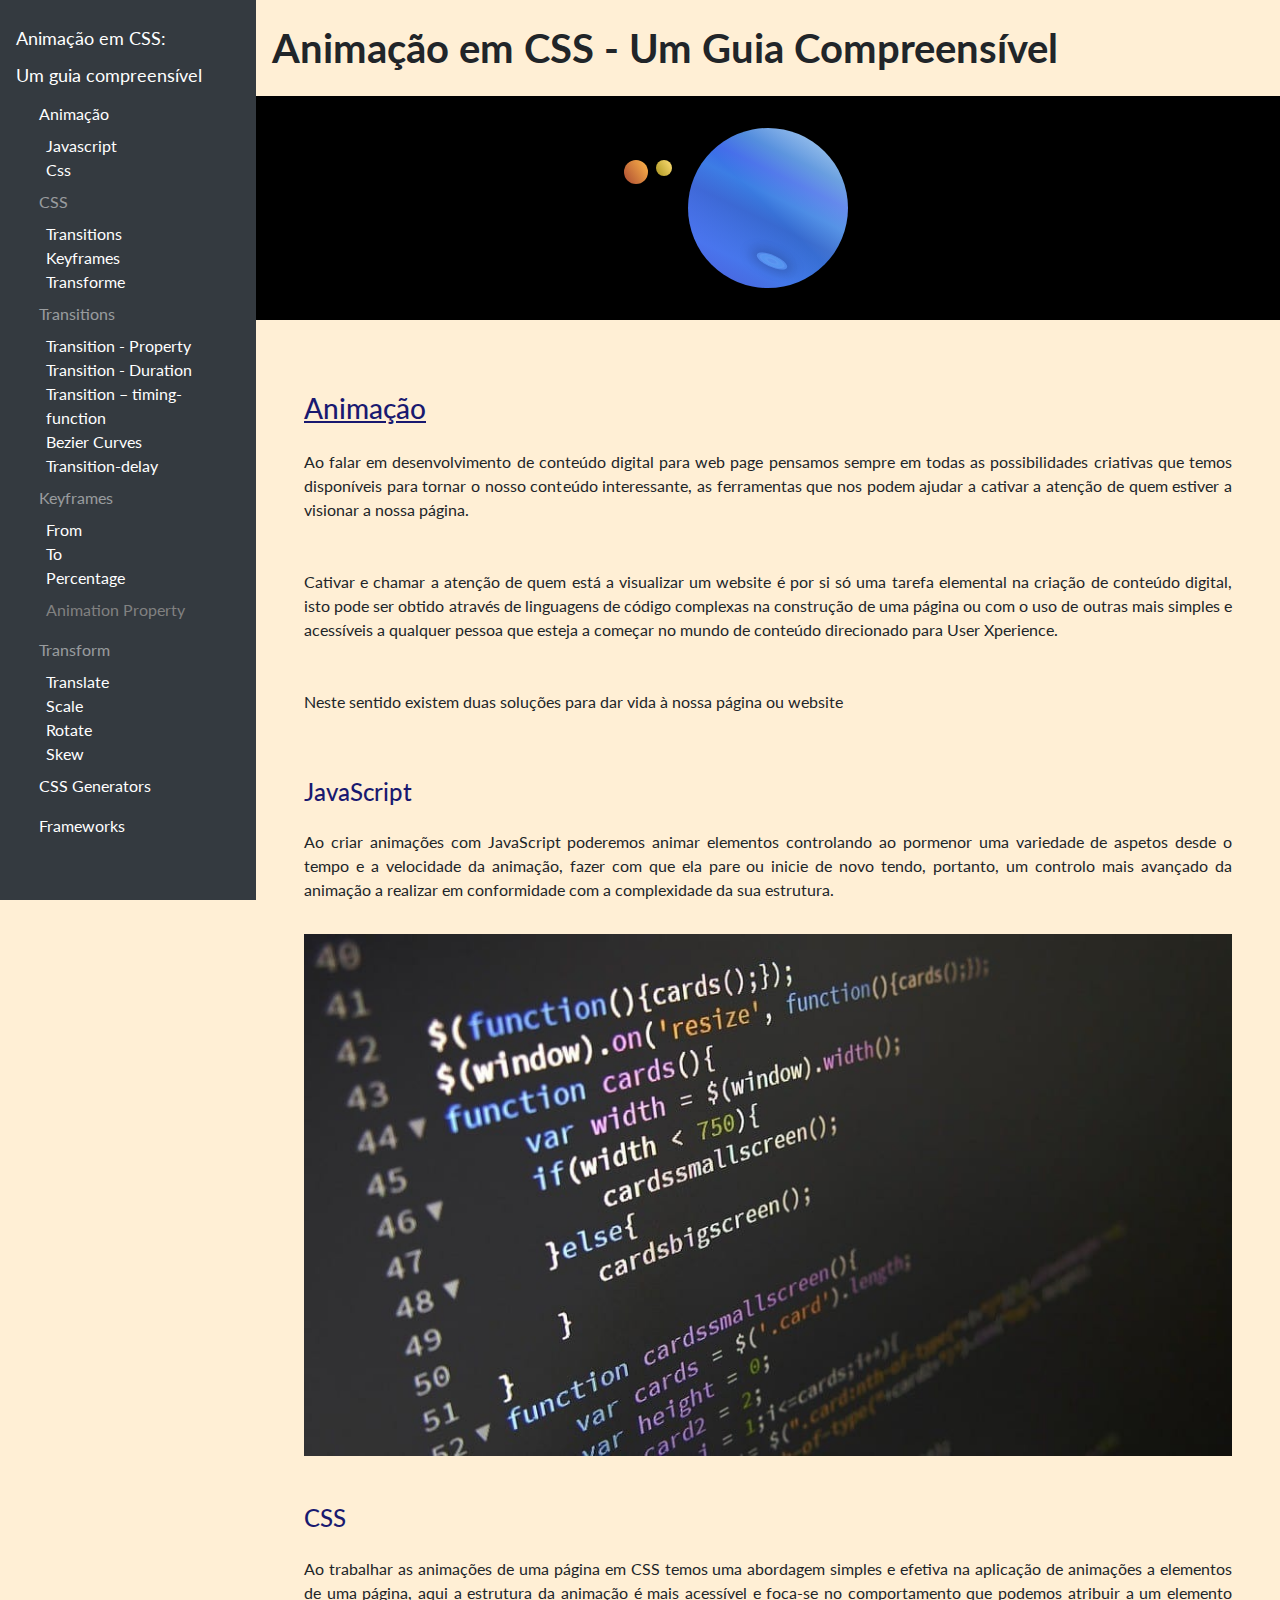
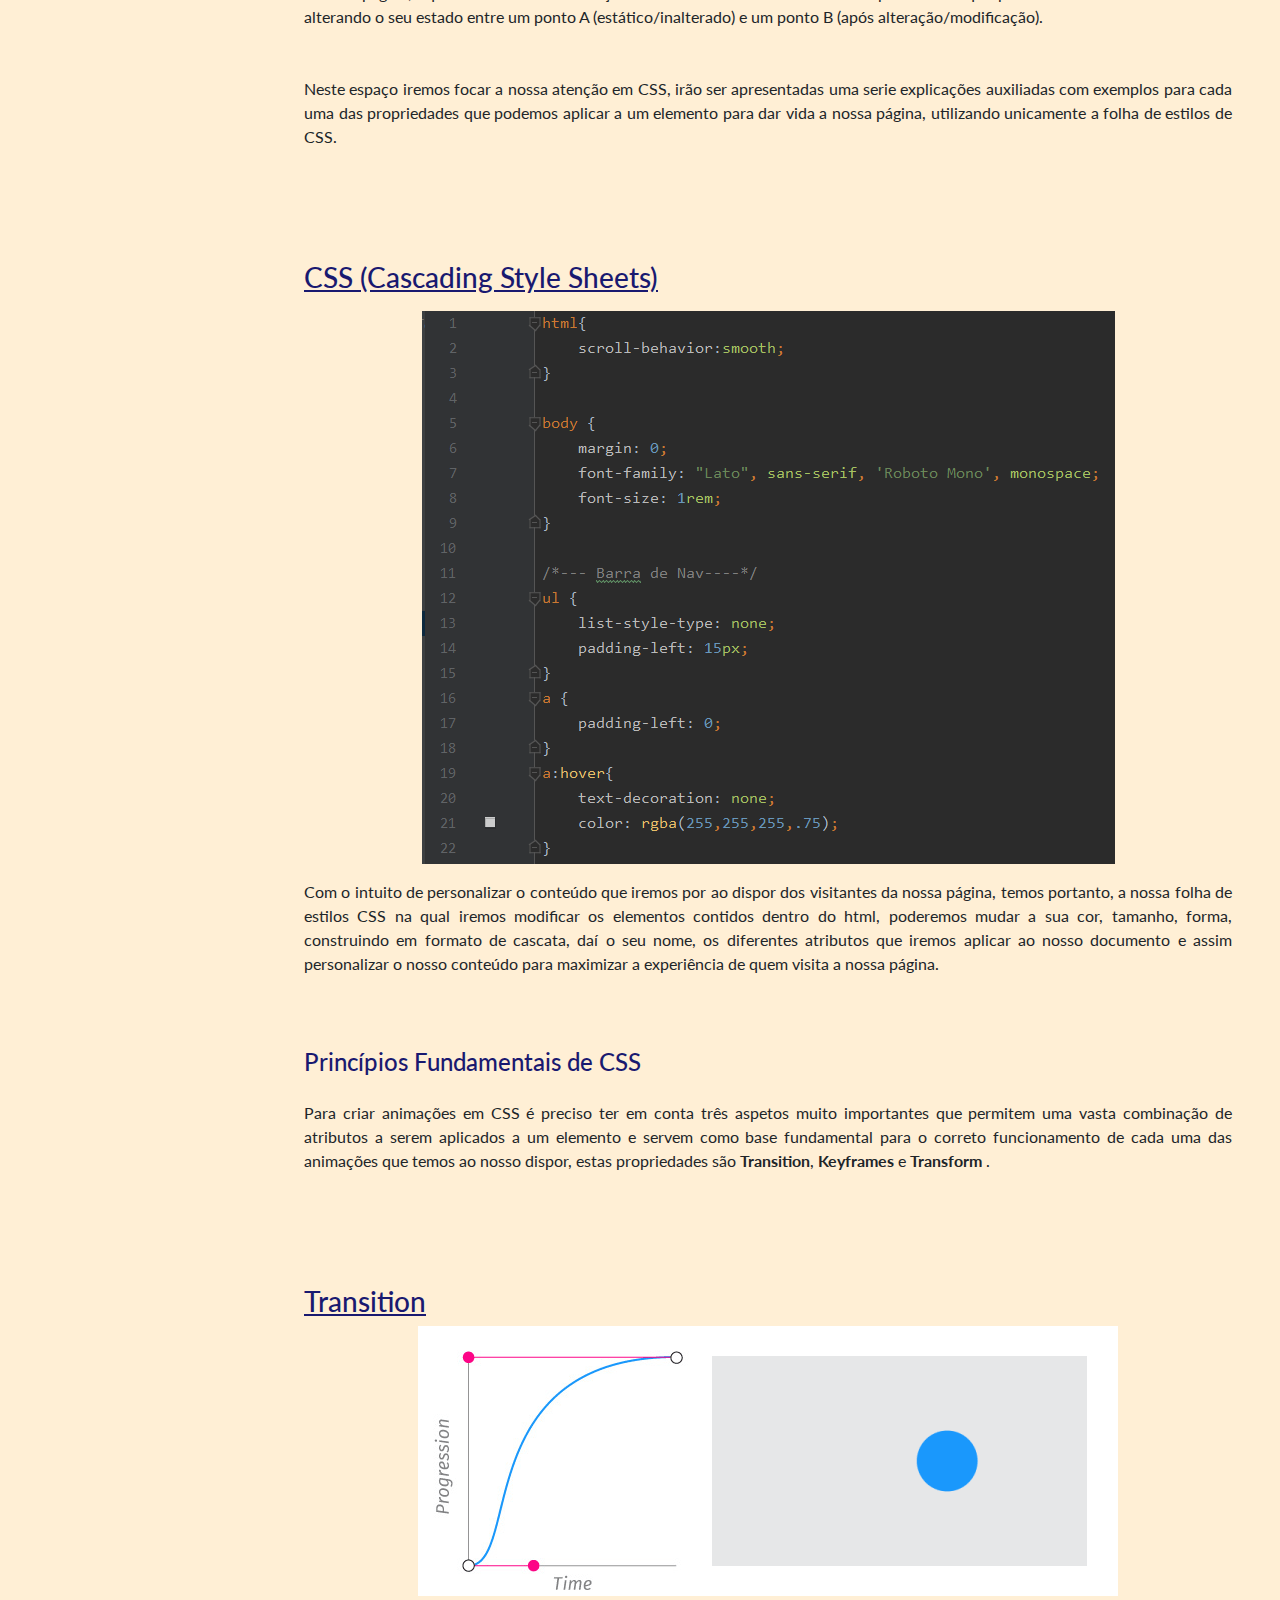
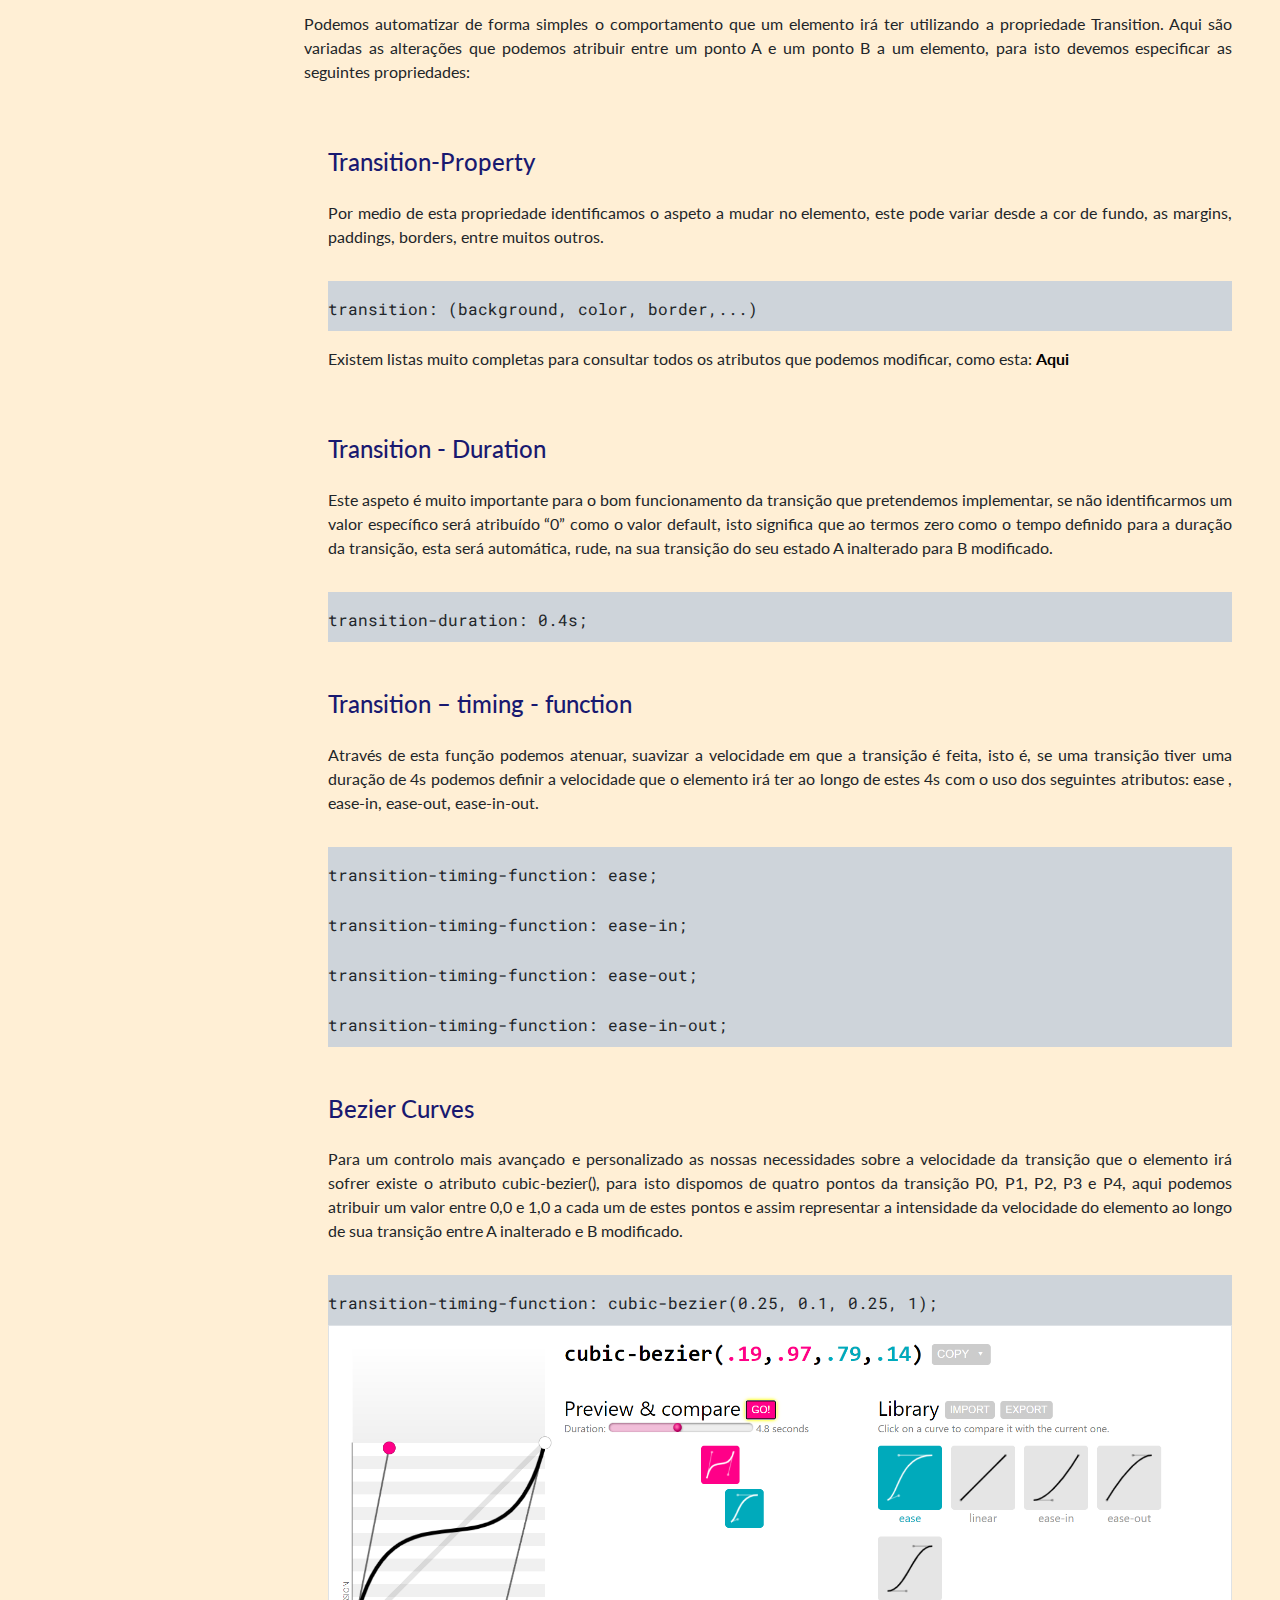
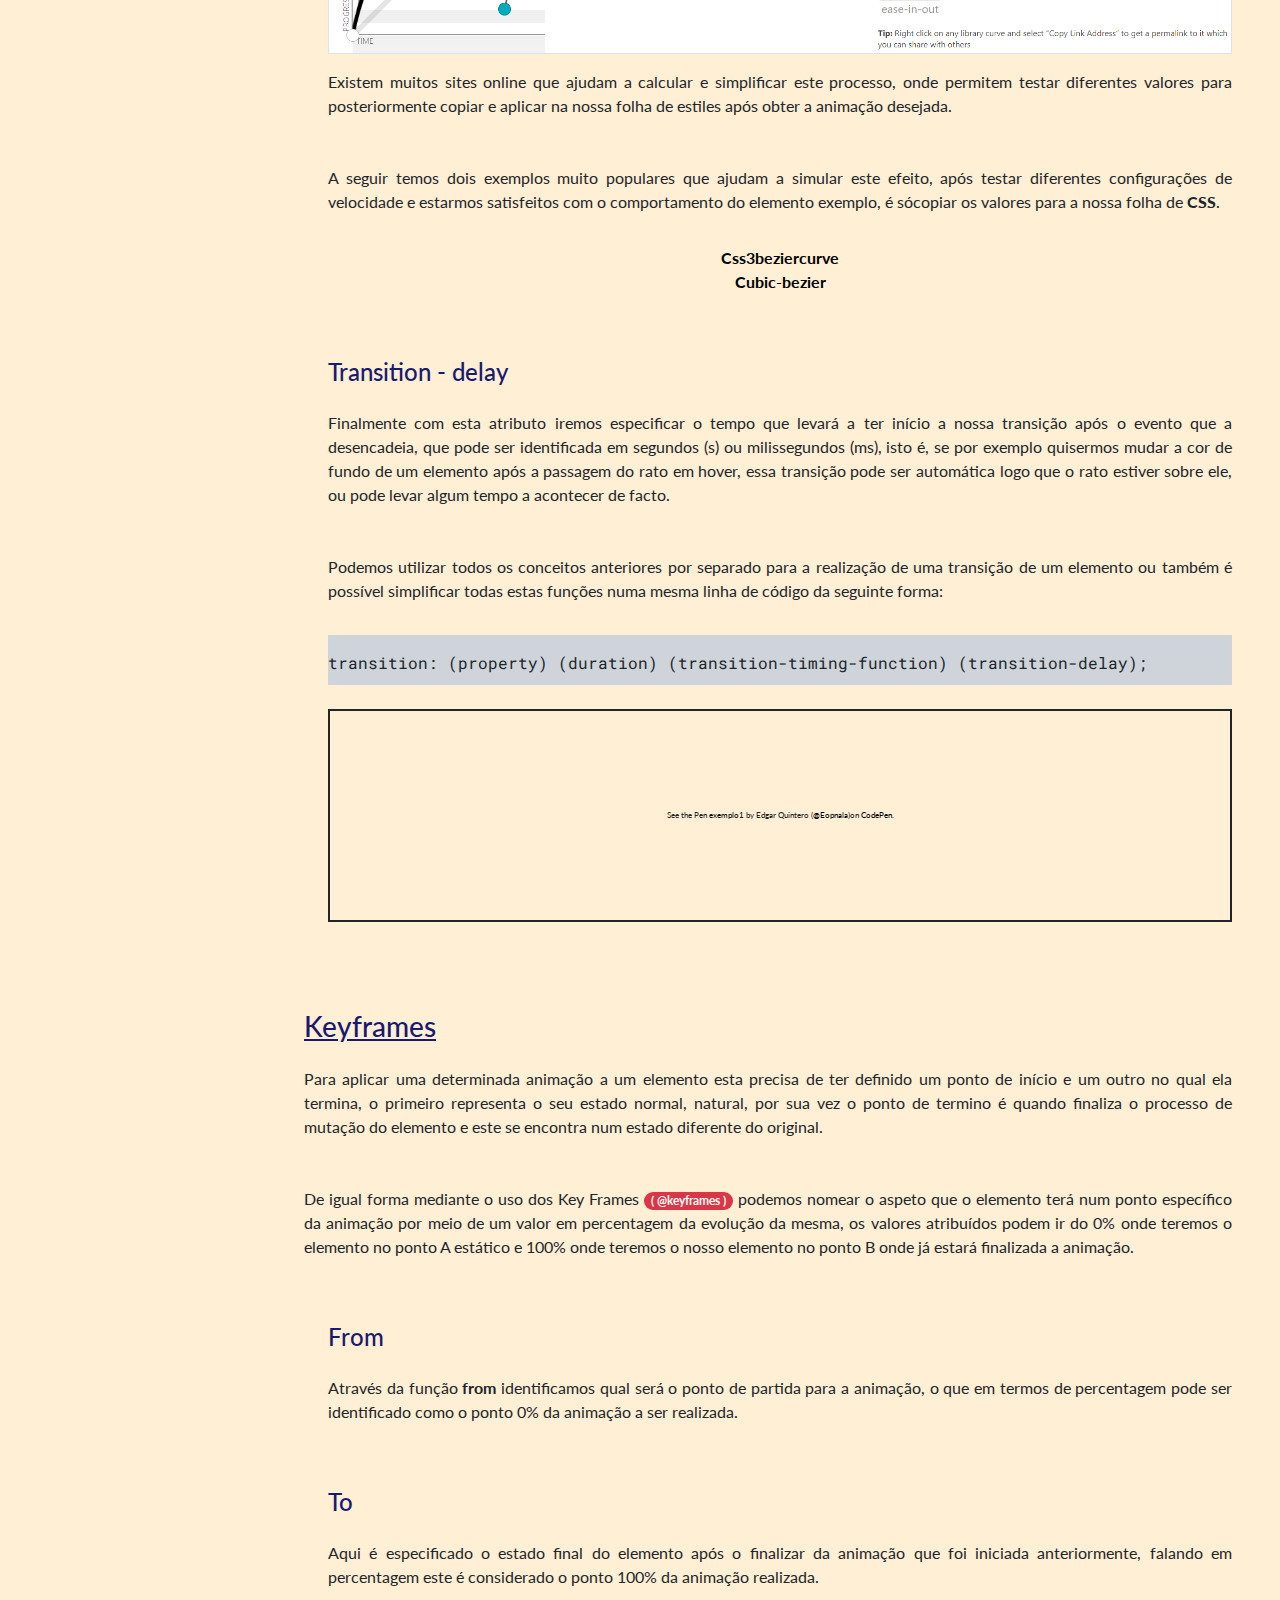
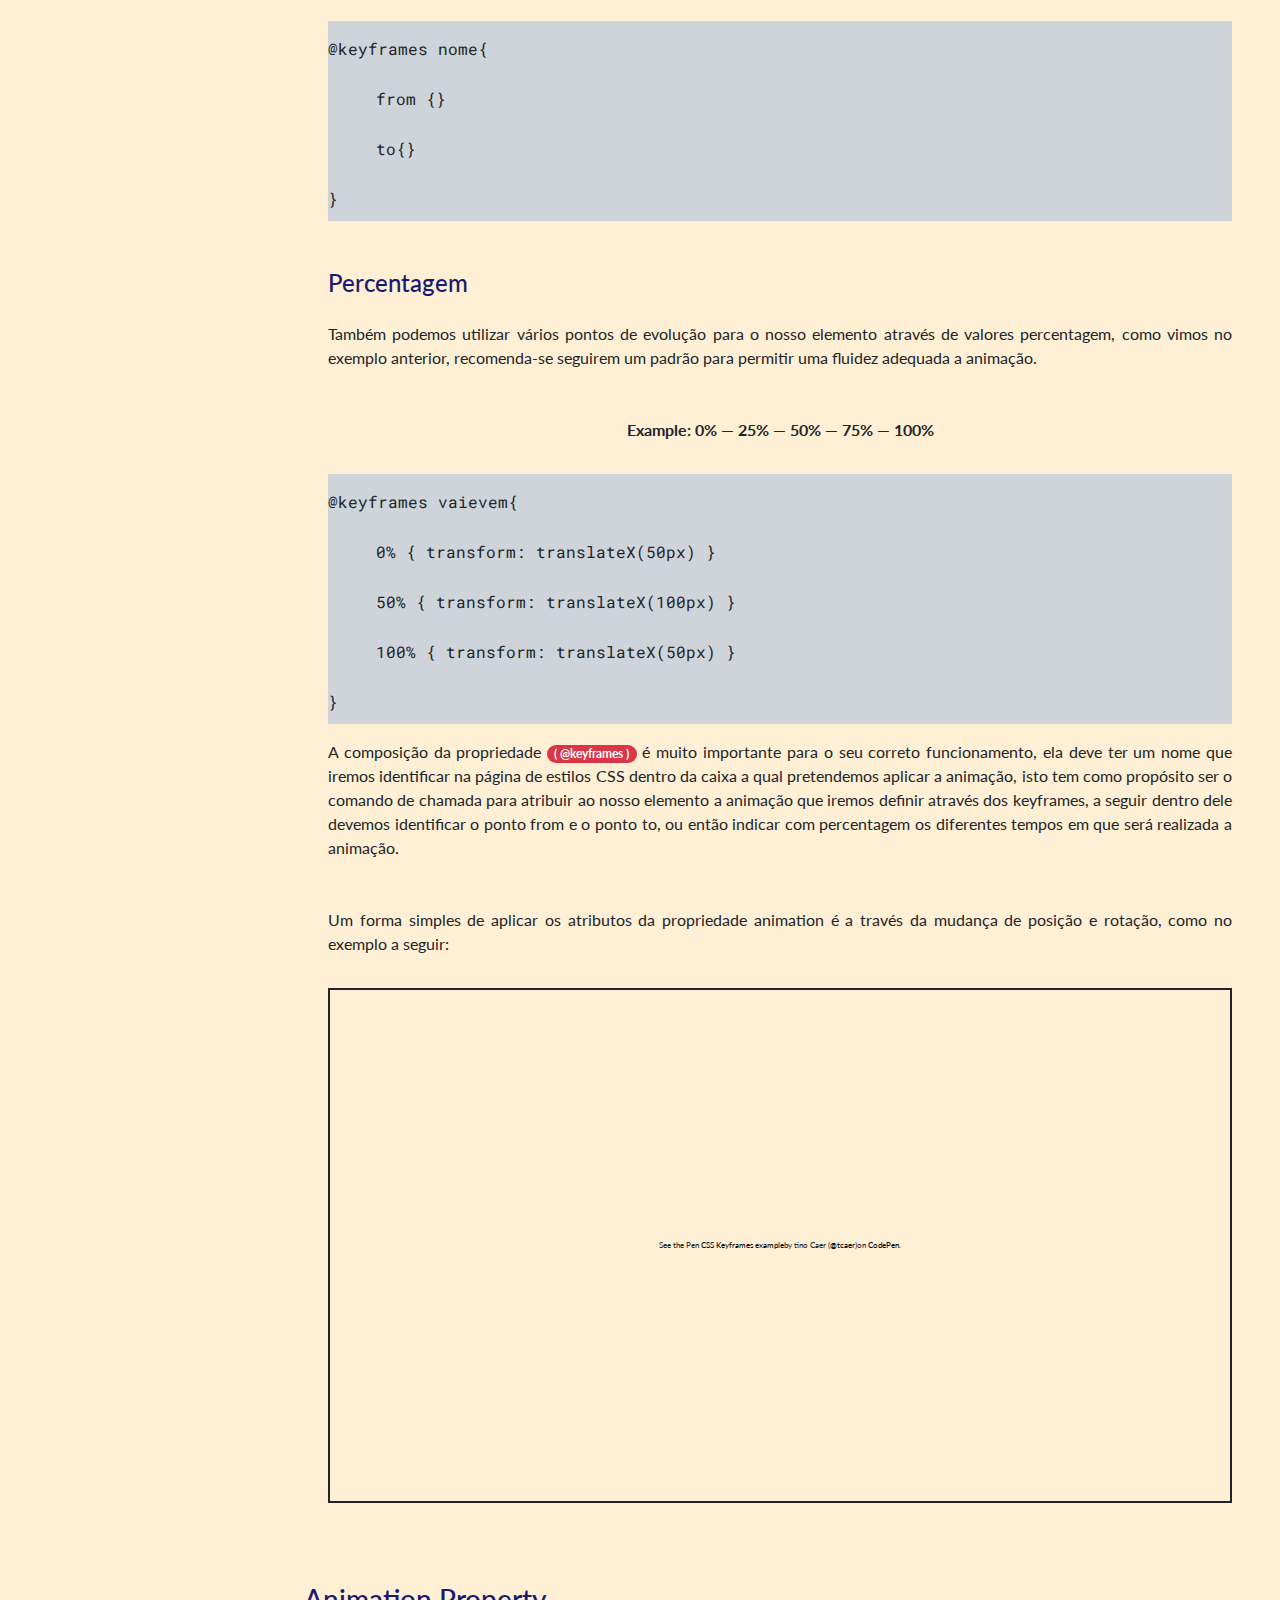
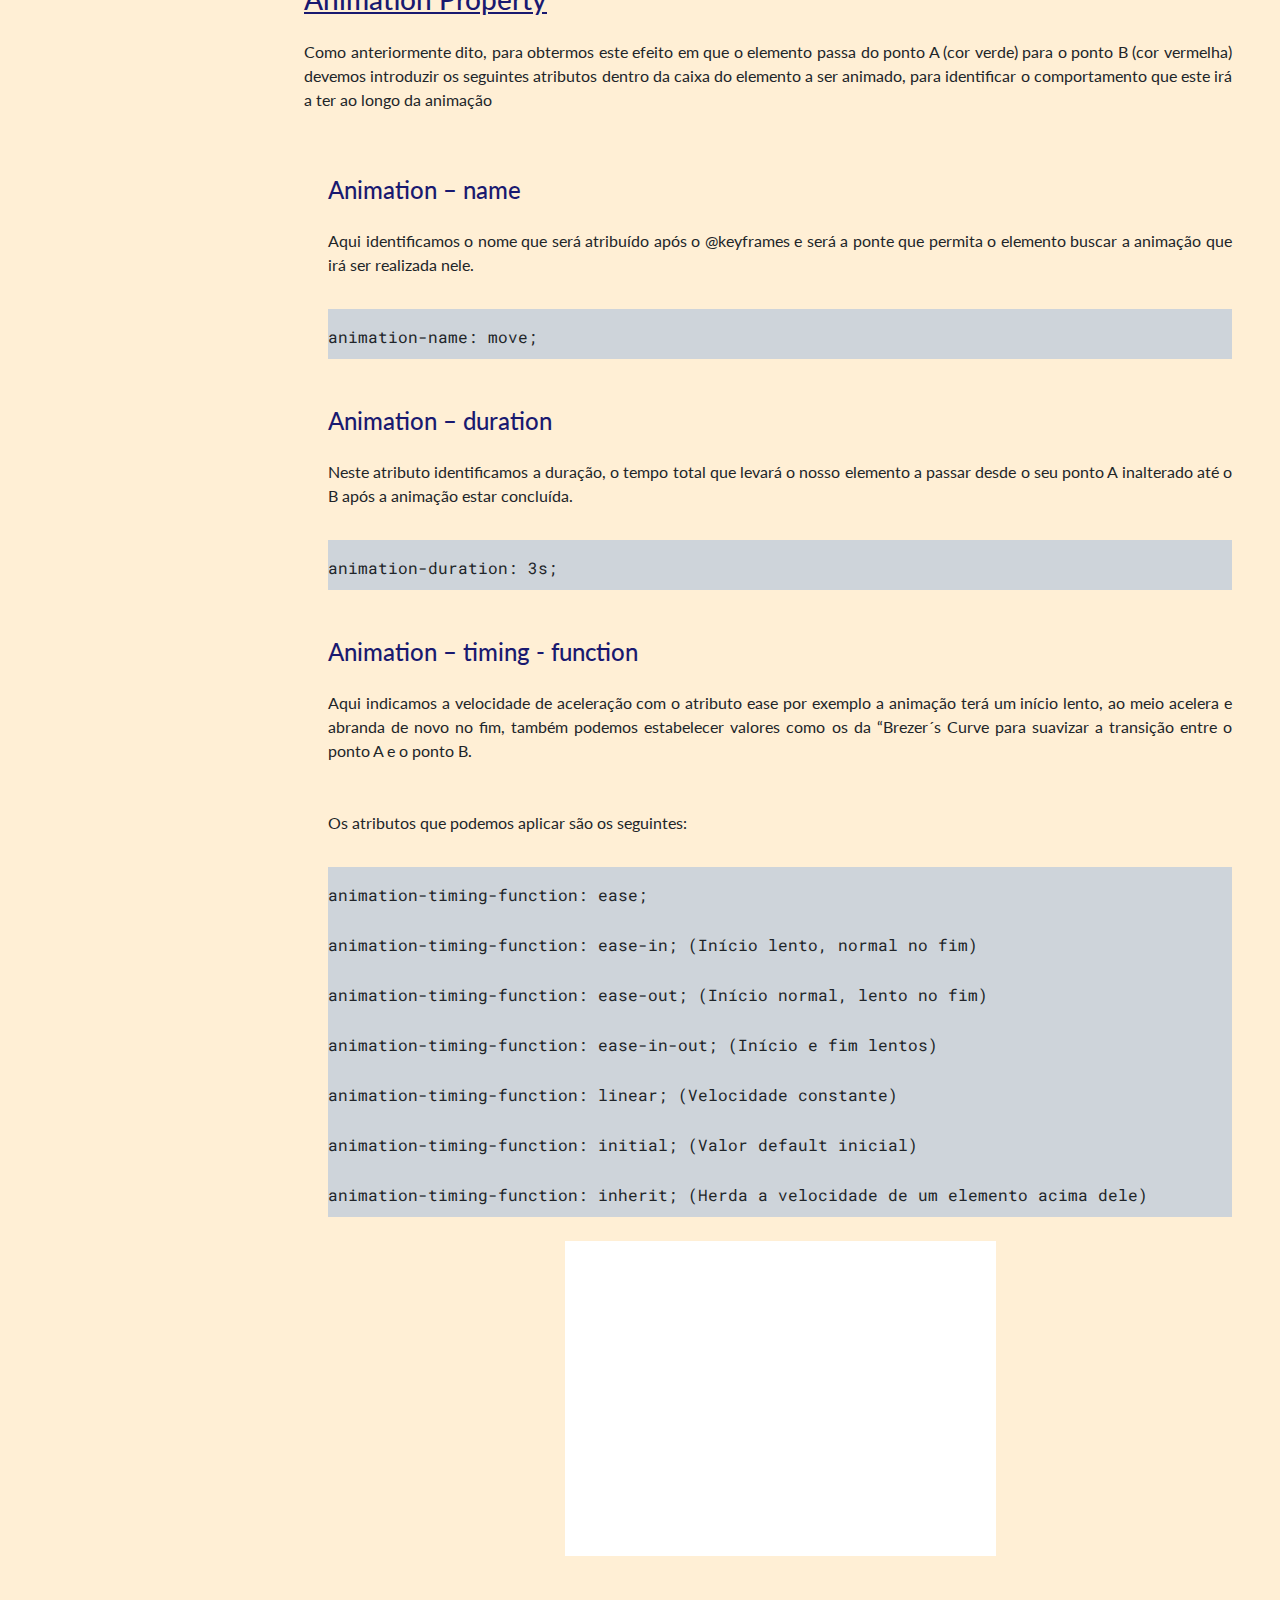
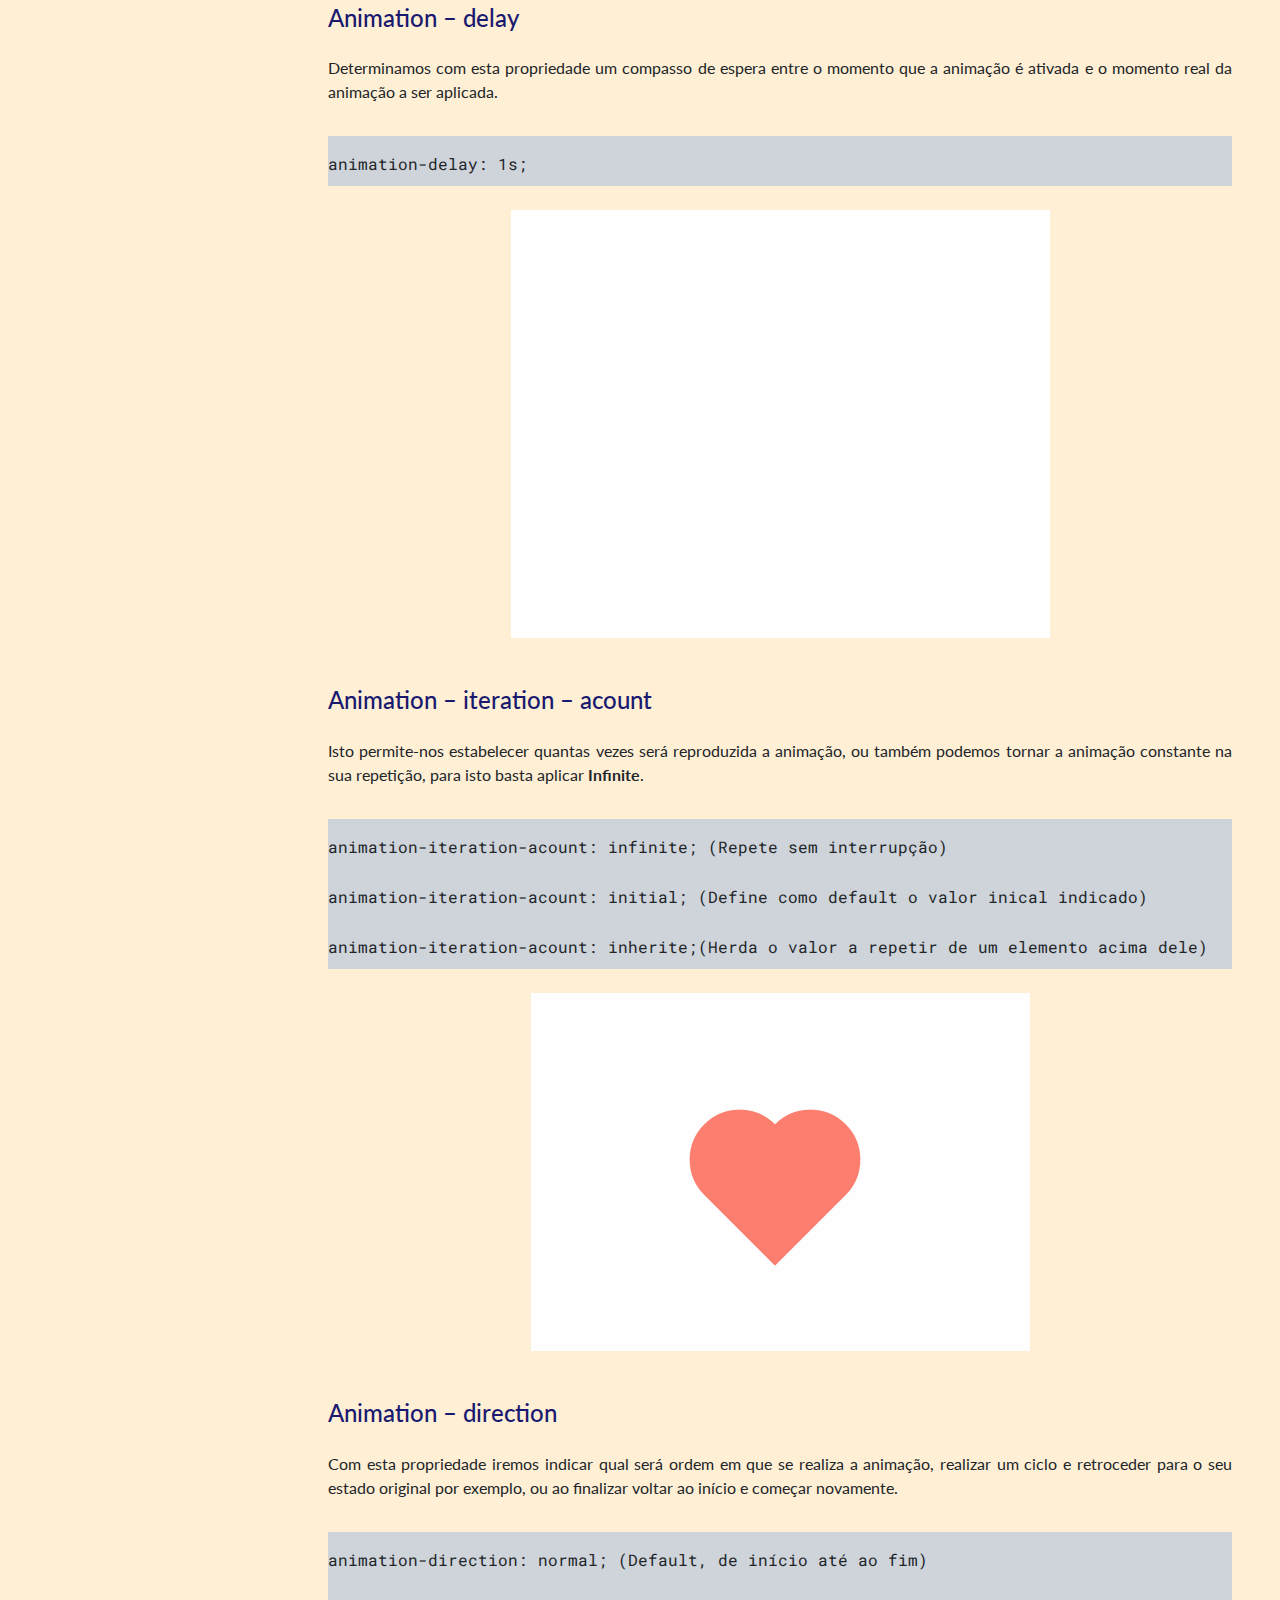
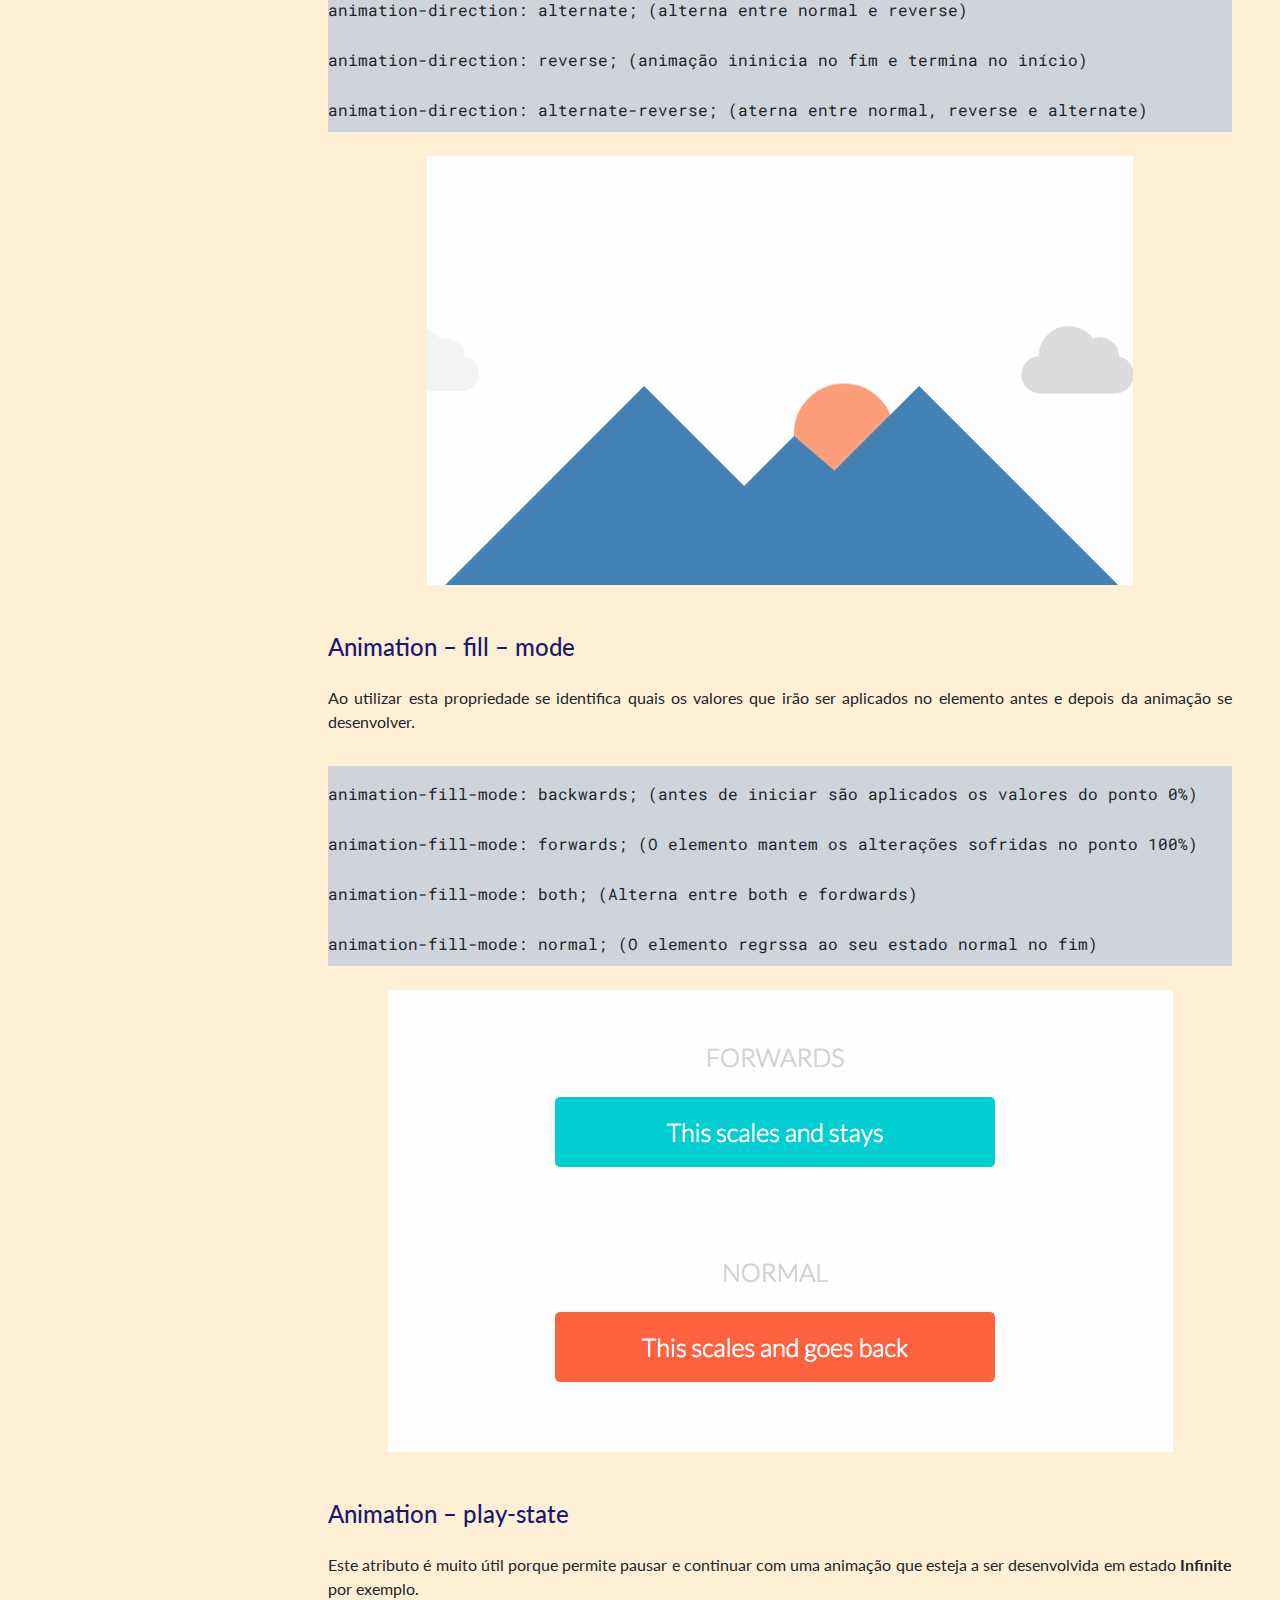
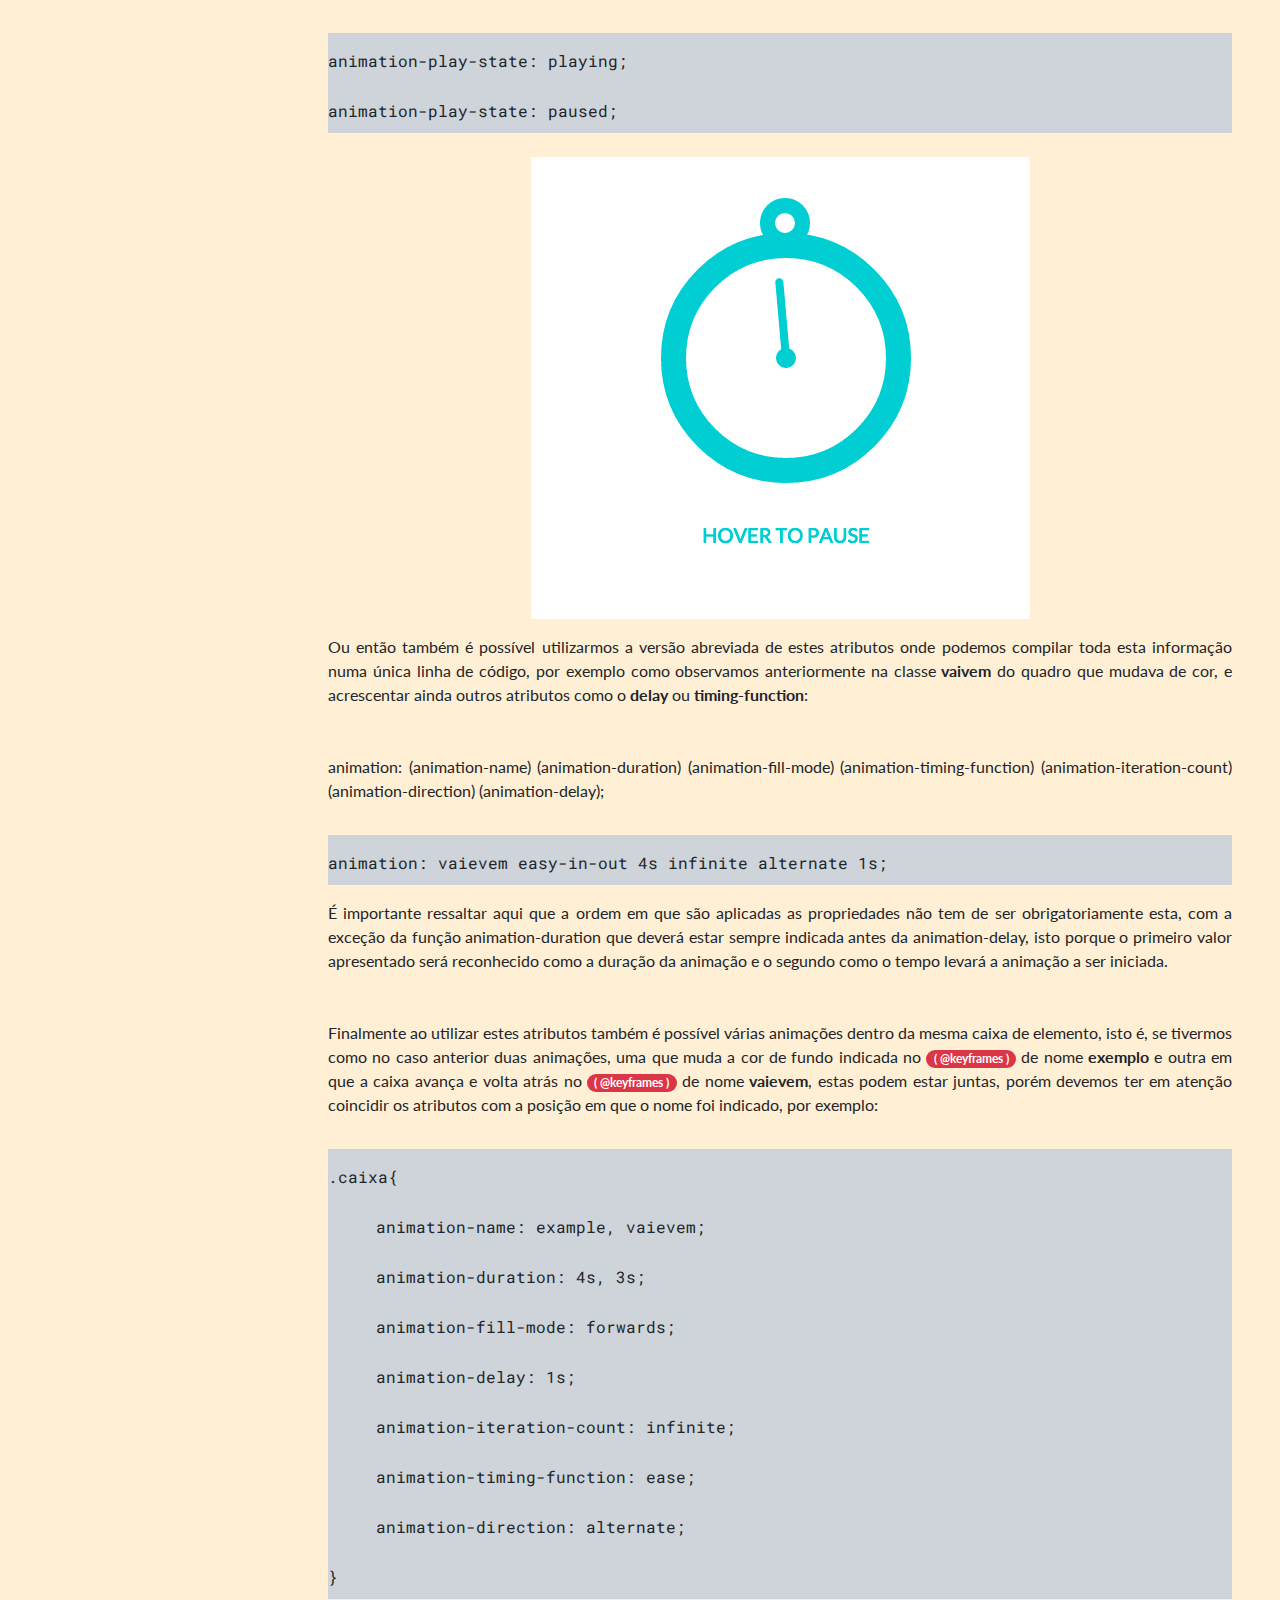
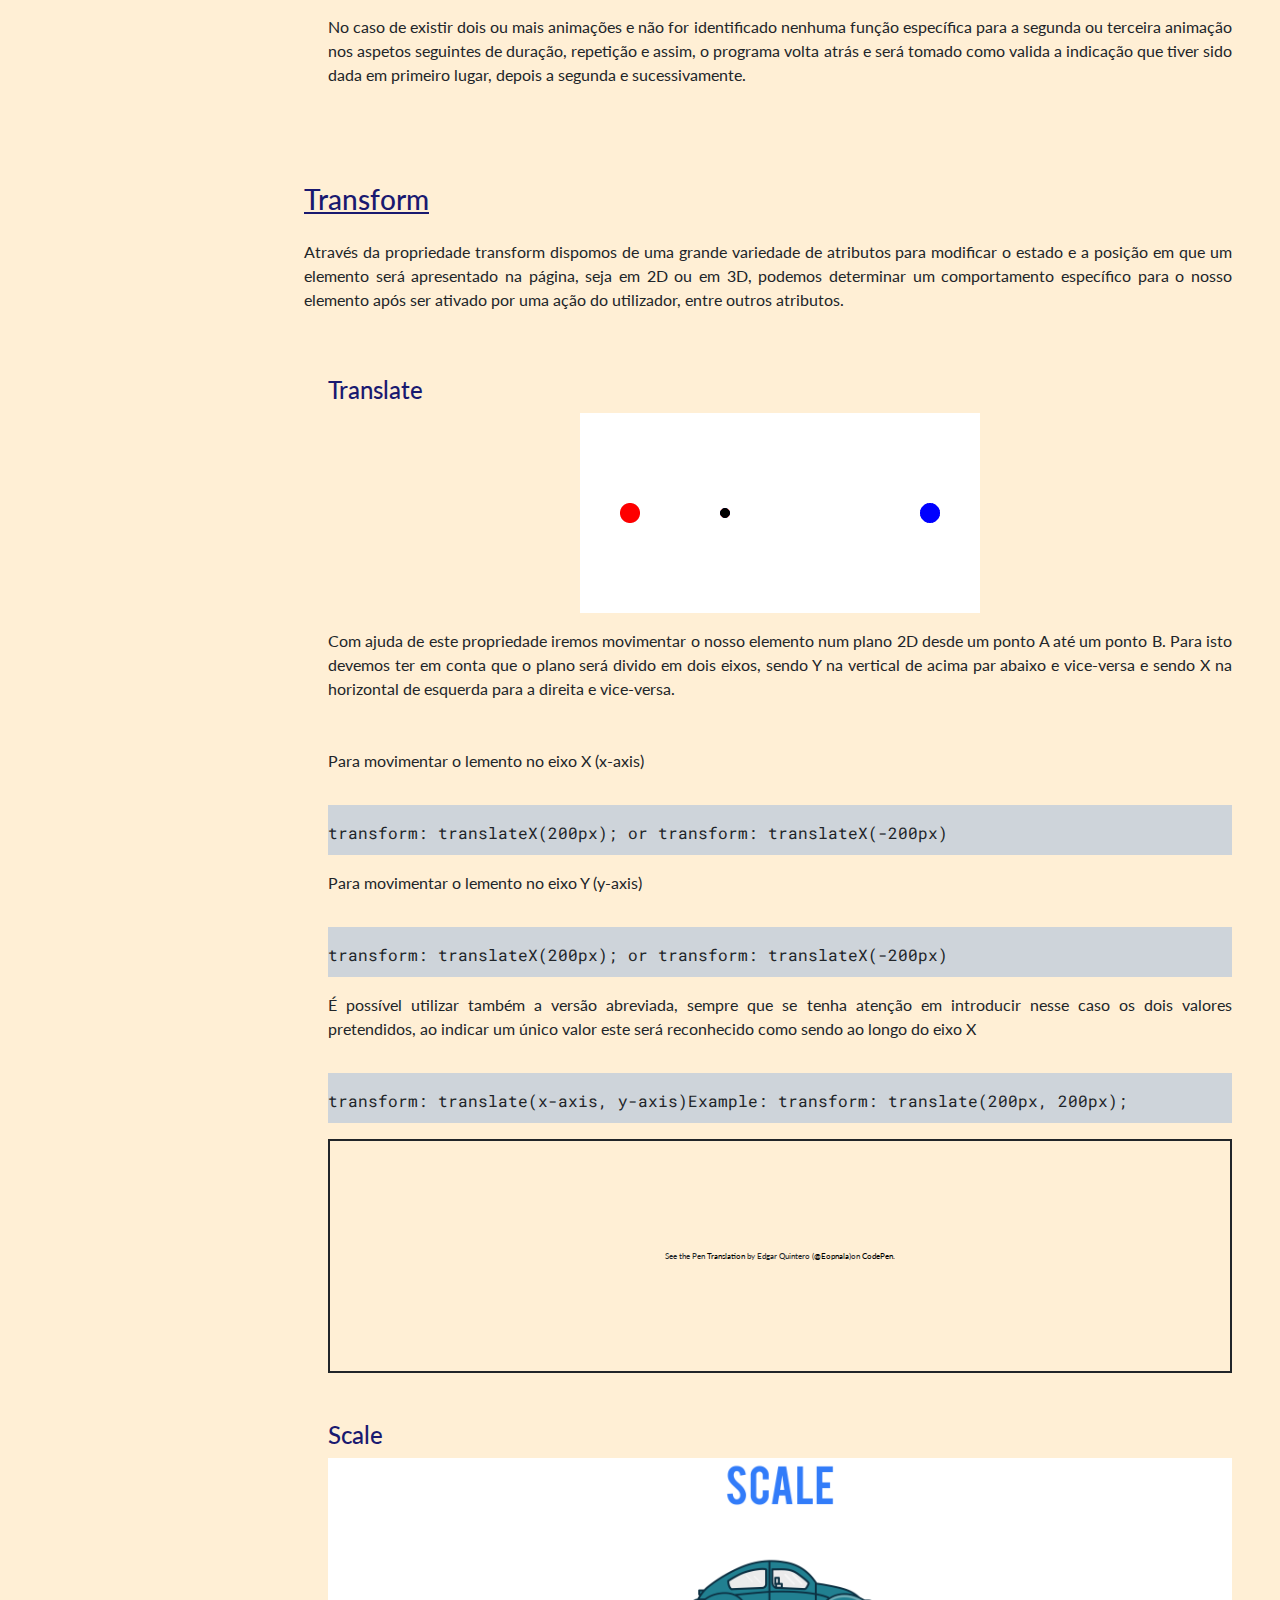
<file: index.html>
<!DOCTYPE html>
<html lang="en">
<head>

    <link rel="icon" type="image/svg" href="imgs/icon%20colombia.png">
    <link href="https://fonts.googleapis.com/css2?family=Lato&family=MuseoModerno&display=swap" rel="stylesheet">
    <link href="https://fonts.googleapis.com/css2?family=Roboto+Mono:wght@300&display=swap" rel="stylesheet">
    <!-- meta tags -->
    <meta charset="UTF-8">
    <meta content="Edgar Quintero" name="author">
    <meta content="Animation css language" name="keywords">
    <meta content="Animation in css" name="description">


    <!--Muito Importante para ajudar na adaptação a dispositivos móveis -->
    <meta content="width=device-width, initial-scale=1" name="viewport">

    <!-- Bootstrap CSS -->
    <link href="css/bootstrap.min.css" rel="stylesheet">

    <!-- Font Awesome -->
    <link rel="stylesheet" href="fontawesome-free/css/all.css">

    <!-- estilos próprios -->
    <link href="css/estilostpi.css" rel="stylesheet">

    <title>Animação em CSS: Um guia comprensível</title>

</head>
<header class="fixed-top d-md-none">

    <!-- Barra navegação lateral -->
    <div id="mySidebar" class="sidebar text-white">
        <a href="javascript:void(0)" class="closebtn text-white fas fa-times-circle mt-4" onclick="closeNav()"></a>

        <nav class="navbar navbar-expand-md navbar-dark bg-dark d-md-inline-block">
            <a class="navbar-brand" href="index.html">Animação em CSS:</a>
            <a class="navbar-brand" href="index.html">Um guia compreensível</a>
            <ul class="navbar-nav mr-auto">
                <ul>
                    <li class="nav-item d-block">
                        <a class="nav-link active" href="#section1">Animação</a>
                        <ul>
                            <li class="nav-item">Javascript</li>
                            <li class="nav-item">Css</li>
                        </ul>
                    </li>
                    <li class="nav-item d-block">
                        <a class="nav-link" href="#section2">CSS</a>
                        <ul>
                            <li class="nav-item">Transitions</li>
                            <li class="nav-item">Keyframes</li>
                            <li class="nav-item">Transforme</li>
                        </ul>
                    </li>
                    <li class="nav-item d-block">
                        <a class="nav-link" href="#section3">Transitions</a>
                        <ul>
                            <li class="nav-item">Transition - Property</li>
                            <li class="nav-item">Transition - Duration</li>
                            <li class="nav-item">Transition – timing-function</li>
                            <li class="nav-item">Bezier Curves</li>
                            <li class="nav-item">Transition-delay</li>
                        </ul>
                    </li>
                    <li class="nav-item d-block">
                        <a class="nav-link" href="#section4">Keyframes</a>
                        <ul>
                            <li class="nav-item">From</li>
                            <li class="nav-item">To</li>
                            <li class="nav-item">Percentage</li>
                            <li class="nav-item"><a class="" href="#section5">Animation Property</a></li>
                        </ul>
                    </li>
                    <li class="nav-item dropdown d-block">
                        <a class="nav-link" href="#section6">Transform</a>
                        <ul>
                            <li class="nav-item">Translate</li>
                            <li class="nav-item">Scale</li>
                            <li class="nav-item">Rotate</li>
                            <li class="nav-item">Skew</li>
                        </ul>
                    </li>
                    <li class="nav-item d-block">
                        <a class="nav-link" href="#section8">CSS Generators</a>
                    </li>
                    <li class="nav-item d-block">
                        <a class="nav-link" href="#section7">Frameworks</a>
                    </li>
                </ul>
            </ul>
        </nav>
    </div>
    <div class="d-md-none text-right px-3 pt-2">
        <button class="openbtn" onclick="openNav()">☰ Menu</button>
    </div>

</header>
<body class="" data-spy="scroll" data-target=".navbar" data-offset="70">


<!-- Barra navegação -->
<nav class="navbar navbar-expand-md navbar-dark bg-dark text-white fixed-top d-none d-md-block sidenav">
    <a class="navbar-brand" href="index.html">Animação em CSS:</a>
    <a class="navbar-brand" href="index.html">Um guia compreensível</a>
    <div class="">
        <ul class="navbar-nav mr-auto d-block">
            <ul>
                <li class="nav-item d-block">
                    <a class="nav-link active" href="#section1">Animação</a>
                    <ul>
                        <li class="nav-item">Javascript</li>
                        <li class="nav-item">Css</li>
                    </ul>
                </li>
                <li class="nav-item d-block">
                    <a class="nav-link" href="#section2">CSS</a>
                    <ul>
                        <li class="nav-item">Transitions</li>
                        <li class="nav-item">Keyframes</li>
                        <li class="nav-item">Transforme</li>
                    </ul>
                </li>
                <li class="nav-item d-block">
                    <a class="nav-link" href="#section3">Transitions</a>
                    <ul>
                        <li class="nav-item">Transition - Property</li>
                        <li class="nav-item">Transition - Duration</li>
                        <li class="nav-item">Transition – timing-function</li>
                        <li class="nav-item">Bezier Curves</li>
                        <li class="nav-item">Transition-delay</li>
                    </ul>
                </li>
                <li class="nav-item d-block">
                    <a class="nav-link" href="#section4">Keyframes</a>
                    <ul>
                        <li class="nav-item">From</li>
                        <li class="nav-item">To</li>
                        <li class="nav-item">Percentage</li>
                        <li class="nav-item"><a href="#section5">Animation Property</a></li>
                    </ul>
                </li>
                <li class="nav-item d-block">
                    <a class="nav-link" href="#section6">Transform</a>
                    <ul>
                        <li class="nav-item">Translate</li>
                        <li class="nav-item">Scale</li>
                        <li class="nav-item">Rotate</li>
                        <li class="nav-item">Skew</li>
                    </ul>
                </li>
                <li class="nav-item d-block">
                    <a class="nav-link active" href="#section8">CSS Generators</a>
                </li>
                <li class="nav-item d-block">
                    <a class="nav-link active" href="#section7">Frameworks</a>
                </li>
            </ul>
        </ul>
    </div>
</nav>

<main class="container-fluid p-0">

    <!-- Título Página -->
    <div class="mb-0">
        <h1 class="font-weight-bold my-4 d-none d-lg-block pl-3">Animação em CSS - Um Guia Compreensível</h1>
        <h3 class="font-weight-bold my-4 d-lg-none pl-3 titulo">Animação em CSS - Um Guia Compreensível</h3>
    </div>
    <article class="nero d-flex justify-content-center justify-content-md-left justify-content-lg-center">
        <span class='orbit'>
            <span class='planet'></span>
            <span class='moon'></span>
            <span class='moon-shadow'></span>
            <span class='moon2'></span>
            <span class='moon2-shadow'></span>
        </span>
    </article>

<section class="row py-2 m-0" id="section1">
    <article>

        <h3>Animação</h3>
        <p>Ao falar em desenvolvimento de conteúdo digital para web page pensamos sempre em todas as possibilidades criativas que temos disponíveis para tornar o nosso conteúdo interessante, as ferramentas que nos podem ajudar a cativar a atenção de quem estiver a visionar a nossa página.</p>
        <p>Cativar e chamar a atenção de quem está a visualizar um website é por si só uma tarefa elemental na criação de conteúdo digital, isto pode ser obtido através de linguagens de código complexas na construção de uma página ou com o uso de outras mais simples e acessíveis a qualquer pessoa que esteja a começar no mundo de conteúdo direcionado para User Xperience.</p>
        <p>Neste sentido existem duas soluções para dar vida à nossa página ou website</p>

        <h4>JavaScript</h4>
        <p>Ao criar animações com JavaScript poderemos animar elementos controlando ao pormenor uma variedade de aspetos desde o tempo e a velocidade da animação, fazer com que ela pare  ou inicie de novo tendo, portanto, um controlo mais avançado da animação a realizar em conformidade com a complexidade da sua estrutura.</p>
        <div class="text-center"><img class="img-fluid" src="imgs/JavaScript-code.jpg"></div>

        <h4>CSS</h4>
        <p>Ao trabalhar as animações de uma página em CSS temos uma abordagem simples e efetiva na aplicação de animações a elementos de uma página, aqui a estrutura da animação é mais acessível e foca-se no comportamento que podemos atribuir a um elemento alterando o seu estado entre um ponto A (estático/inalterado) e um ponto B (após alteração/modificação).</p>
        <p>Neste espaço iremos focar a nossa atenção em CSS, irão ser apresentadas uma serie explicações auxiliadas com exemplos para cada uma das propriedades que podemos aplicar a um elemento para dar vida a nossa página, utilizando unicamente a folha de estilos de CSS.</p>

    </article>
</section>

<section class="row py-2 m-0" id="section2">
    <article>
        <h3>CSS (Cascading Style Sheets)</h3>
        <div class="text-center mt-3"><img class="img-fluid" src="imgs/css%20code.png"></div>
        <p>Com o intuito de personalizar o conteúdo que iremos por ao dispor dos visitantes da nossa página, temos portanto, a nossa folha de estilos CSS na qual iremos modificar os elementos contidos dentro do html, poderemos mudar a sua cor, tamanho, forma, construindo em formato de cascata, daí o seu nome, os diferentes atributos que iremos aplicar ao nosso documento e assim personalizar o nosso conteúdo para maximizar a experiência de quem visita a nossa página.</p>

        <h4 class="pt-2">Princípios Fundamentais de CSS</h4>
        <p>Para criar animações em CSS é preciso ter em conta três aspetos muito importantes que permitem uma vasta combinação de atributos a serem aplicados a um elemento e servem como base fundamental para o correto funcionamento de cada uma das animações que temos ao nosso dispor, estas propriedades são <strong class="font-weight-bold">Transition</strong>, <strong class="font-weight-bold">Keyframes</strong> e <strong class="font-weight-bold">Transform</strong> .</p>

    </article>
</section>

<section class="row py-2 m-0" id="section3">
    <article>

        <h3>Transition</h3>
        <div class="text-center"><img class="img-fluid" src="imgs/transition.gif"></div>
        <p>Podemos automatizar de forma simples o comportamento que um elemento irá ter utilizando a propriedade Transition. Aqui são variadas as alterações que podemos atribuir entre um ponto A e um ponto B a um elemento, para isto devemos especificar as seguintes propriedades:</p>

        <div class="pl-4">
        <h4>Transition-Property </h4>
        <p class="">Por medio de esta propriedade identificamos o aspeto a mudar no elemento, este pode variar desde a cor de fundo, as margins, paddings, borders, entre muitos outros.</p>
        <p class="cssfont">transition: (background, color, border,...) </p>
        <p class="">Existem listas muito completas para consultar todos os atributos que podemos modificar, como esta:
            <a href="https://developer.mozilla.org/en-US/docs/Web/CSS/CSS_animated_properties">
                <strong>Aqui</strong>
            </a>
        </p>

        <h4>Transition - Duration </h4>
        <p>Este aspeto é muito importante para o bom funcionamento da transição que pretendemos implementar, se não identificarmos um valor específico será atribuído “0” como o valor default, isto significa que ao termos zero como o tempo definido para a duração da transição, esta será automática, rude, na sua transição do seu estado A inalterado para B modificado.</p>
        <p class="cssfont">transition-duration: 0.4s;</p>

        <h4>Transition – timing - function</h4>
        <p >Através de esta função  podemos atenuar, suavizar a velocidade em que a transição é feita, isto é, se uma transição tiver uma duração de 4s podemos definir a velocidade que o elemento irá ter ao longo de estes 4s com o uso dos seguintes atributos: ease , ease-in, ease-out, ease-in-out.</p>
        <p class="cssfont">transition-timing-function: ease;</p>
        <p class="cssfont">transition-timing-function: ease-in;</p>
        <p class="cssfont">transition-timing-function: ease-out;</p>
        <p class="cssfont">transition-timing-function: ease-in-out;</p>

        <h4>Bezier Curves</h4>
        <p>Para um controlo mais avançado e personalizado as nossas necessidades sobre a velocidade da transição que o elemento irá sofrer existe o atributo cubic-bezier(), para isto dispomos de quatro pontos da transição P0, P1, P2, P3 e P4, aqui podemos atribuir um valor entre 0,0 e 1,0 a cada um de estes pontos e assim representar a intensidade da velocidade do elemento ao longo de sua transição entre A inalterado e B modificado. </p>
        <p class="cssfont">transition-timing-function: cubic-bezier(0.25, 0.1, 0.25, 1);</p>
        <img class="img-fluid border" src="imgs/cubic_bezier.png">

        <p>Existem muitos sites online que ajudam a calcular e simplificar este processo, onde permitem testar diferentes valores para posteriormente copiar e aplicar na nossa folha de estiles após obter a animação desejada. </p>
        <p>A seguir temos dois exemplos muito populares que ajudam a simular este efeito, após testar diferentes configurações de velocidade e estarmos satisfeitos com o comportamento do elemento exemplo, é sócopiar os valores para a nossa folha de <strong>CSS</strong>.</p>
            <a class="d-block text-center font-weight-bold text" href="http://www.css3beziercurve.net/">Css3beziercurve</a>
        <a class="d-block text-center font-weight-bold text pb-3" href="https://cubic-bezier.com">Cubic-bezier</a>

        <h4>Transition - delay</h4>
        <p>Finalmente com esta atributo iremos especificar o tempo que levará a ter início a nossa transição após o evento que a desencadeia, que pode ser identificada em segundos (s) ou milissegundos (ms), isto é, se por exemplo quisermos mudar a cor de fundo de um elemento após a passagem do rato em hover, essa transição pode ser automática logo que o rato estiver sobre ele, ou pode levar algum tempo a acontecer  de facto. </p>
        <p>Podemos utilizar todos os conceitos anteriores por separado para a realização de uma transição de um elemento ou também é possível simplificar todas estas funções numa mesma linha de código da seguinte forma:</p>
        <p class="cssfont">transition: (property) (duration) (transition-timing-function) (transition-delay);</p>


        <p class="codepen mt-4" data-height="213" data-theme-id="dark" data-default-tab="css,result" data-user="Eopnala" data-slug-hash="gOPgwoW" style="height: 213px; box-sizing: border-box; display: flex; align-items: center; justify-content: center; border: 2px solid; margin: 1em 0; padding: 1em;" data-pen-title="exemplo1">
            <span>See the Pen <a href="https://codepen.io/Eopnala/pen/gOPgwoW">exemplo1</a> by Edgar  Quintero (<a href="https://codepen.io/Eopnala">@Eopnala</a>)on <a href="https://codepen.io">CodePen</a>.</span>
        </p>
        <script async src="https://static.codepen.io/assets/embed/ei.js"></script>
        </div>
    </article>
</section>

<section class="row m-0" id="section4">
    <article>
        <h3>Keyframes</h3>
        <p>Para aplicar uma determinada animação a um elemento esta precisa de ter definido um ponto de início e um outro no qual ela termina, o primeiro representa o seu estado normal, natural, por sua vez o ponto de termino é quando finaliza o processo de mutação do elemento e este se encontra num estado diferente do original.</p>
        <p>De igual forma mediante o uso dos Key Frames <span class="badge badge-pill badge-danger">( @keyframes )</span> podemos nomear o aspeto que o elemento terá num ponto específico da animação por meio de um valor em percentagem da evolução da mesma, os valores atribuídos podem ir do 0% onde teremos o elemento no ponto A estático e 100% onde teremos o nosso elemento no ponto B onde já estará finalizada a animação.</p>
        <div class="pl-4">
        <h4>From</h4>
        <p>Através da função <strong>from</strong> identificamos qual será o ponto de partida para a animação, o que em termos de percentagem pode ser identificado como o ponto 0% da animação a ser realizada.</p>

        <h4>To</h4>
        <p>Aqui é especificado o estado final do elemento após o finalizar da animação que foi iniciada anteriormente, falando em percentagem este é considerado o ponto 100% da animação realizada.</p>
        <p class="cssfont">@keyframes nome{</p>
        <p class="cssfont pl-5">from {}</p>
        <p class="cssfont pl-5">to{}</p>
        <p class="cssfont">}</p>

        <h4>Percentagem</h4>
        <p>Também podemos utilizar vários pontos de evolução para o nosso elemento através de valores percentagem, como vimos no exemplo anterior, recomenda-se seguirem um padrão para permitir uma fluidez adequada a animação.</p>
        <p class="font-weight-bold text-center">Example:  0%  —  25%  —  50%  —  75%  —  100%</p>
        <p class="cssfont">@keyframes vaievem{</p>
        <p class="cssfont pl-5">0% { transform: translateX(50px) }</p>
        <p class="cssfont pl-5">50% { transform: translateX(100px) }</p>
        <p class="cssfont pl-5">100% { transform: translateX(50px) }</p>
        <p class="cssfont">}</p>

        <p>A composição da propriedade <span class="badge badge-pill badge-danger">( @keyframes )</span> é muito importante para o seu correto funcionamento, ela deve ter um nome que iremos identificar na página de estilos CSS dentro da caixa a qual pretendemos aplicar a animação, isto tem como propósito ser o comando de chamada para atribuir ao  nosso elemento a animação que iremos definir através dos keyframes, a seguir dentro dele devemos identificar o ponto from  e o ponto to, ou então indicar com percentagem os diferentes tempos em que será realizada a animação.</p>
        <p>Um forma simples de aplicar os atributos da propriedade animation é a través da mudança de posição e rotação, como no exemplo a seguir:</p>

        <p class="codepen" data-height="515" data-theme-id="dark" data-default-tab="css,result" data-user="tcaer" data-slug-hash="WxEJxd" style="height: 515px; box-sizing: border-box; display: flex; align-items: center; justify-content: center; border: 2px solid; margin: 1em 0; padding: 1em;" data-pen-title="CSS Keyframes example">
            <span>See the Pen
                <a href="https://codepen.io/tcaer/pen/WxEJxd">CSS Keyframes example</a>by tino Caer (<a href="https://codepen.io/tcaer">@tcaer</a>)on
                <a href="https://codepen.io">CodePen</a>.
            </span>
        </p>
        <script async src="https://static.codepen.io/assets/embed/ei.js"></script>
        </div>
    </article>

</section>

<section class="row m-0" id="section5">
    <article>
    <h3>Animation Property</h3>
    <p>Como anteriormente dito, para obtermos este efeito em que o elemento passa do ponto A (cor verde)  para o ponto B (cor vermelha) devemos introduzir os seguintes atributos dentro da caixa do elemento a ser animado, para identificar o comportamento que este irá a ter ao longo da animação </p>

        <div class="pl-4">
    <h4>Animation – name</h4>
    <p>Aqui identificamos o nome que será atribuído após o @keyframes e será a ponte que permita o elemento buscar a animação que irá ser realizada nele.</p>
    <p class="cssfont">animation-name: move;</p>

    <h4>Animation – duration</h4>
    <p>Neste atributo identificamos a duração, o tempo total que levará  o nosso elemento a passar desde o seu ponto A inalterado até o B após a animação estar concluída.</p>
    <p class="cssfont">animation-duration: 3s;</p>

    <h4>Animation – timing - function</h4>
    <p>Aqui indicamos a velocidade de aceleração com o atributo ease por exemplo a animação terá um início lento, ao meio acelera e abranda de novo no fim, também podemos estabelecer valores como os da “Brezer´s Curve para suavizar a transição entre o ponto A e o ponto B. </p>
            <p>Os atributos que podemos aplicar são os seguintes:</p>
            <p class="cssfont">animation-timing-function: ease;</p>
            <p class="cssfont">animation-timing-function: ease-in; (Início lento, normal no fim)</p>
            <p class="cssfont">animation-timing-function: ease-out; (Início normal, lento no fim)</p>
            <p class="cssfont">animation-timing-function: ease-in-out; (Início e fim lentos)</p>
            <p class="cssfont">animation-timing-function: linear; (Velocidade constante)</p>
            <p class="cssfont">animation-timing-function: initial; (Valor default inicial)</p>
            <p class="cssfont">animation-timing-function: inherit; (Herda a velocidade de um elemento acima dele)</p>
            <div class="text-center mt-4"><img class="img-fluid" src="imgs/animation-timing.gif"></div>

    <h4>Animation – delay </h4>
    <p>Determinamos com esta propriedade um compasso de espera entre o momento que a animação é ativada e o momento real da animação a ser aplicada.</p>
    <p class="cssfont">animation-delay: 1s; </p>
            <div class="text-center mt-4"><img class="img-fluid" src="imgs/animation-delay.gif"></div>

    <h4>Animation – iteration – acount</h4>
    <p>Isto permite-nos estabelecer quantas vezes será reproduzida a animação, ou também podemos tornar a animação constante na sua repetição, para isto basta aplicar <strong>Infinite</strong>.</p>

            <p class="cssfont">animation-iteration-acount: infinite; (Repete sem interrupção)</p>
            <p class="cssfont">animation-iteration-acount: initial; (Define como default o valor inical indicado)</p>
            <p class="cssfont">animation-iteration-acount: inherite;(Herda o valor a repetir de um elemento acima dele)</p>
            <div class="text-center mt-4"><img class="img-fluid" src="imgs/animation-iteration.gif"></div>

    <h4>Animation – direction</h4>
    <p>Com esta propriedade iremos indicar qual será ordem em que se realiza a animação, realizar um ciclo e retroceder para o seu estado original por exemplo, ou ao finalizar voltar ao início e começar novamente.</p>
    <p class="cssfont">animation-direction: normal; (Default, de início até ao fim)</p>
            <p class="cssfont">animation-direction: alternate; (alterna entre normal e reverse)</p>
            <p class="cssfont">animation-direction: reverse; (animação ininicia no fim e termina no início)</p>
            <p class="cssfont">animation-direction: alternate-reverse; (aterna entre normal, reverse e alternate)</p>
            <div class="text-center mt-4"><img class="img-fluid" src="imgs/animation-direction.gif"></div>

    <h4>Animation – fill – mode</h4>
    <p>Ao utilizar esta propriedade se identifica quais os valores que irão ser aplicados no elemento antes e depois da animação se desenvolver.</p>
    <p class="cssfont">animation-fill-mode: backwards; (antes de iniciar são aplicados os valores do ponto 0%)</p>
            <p class="cssfont">animation-fill-mode: forwards; (O elemento mantem os alterações sofridas no ponto 100%)</p>
            <p class="cssfont">animation-fill-mode: both; (Alterna entre both e fordwards)</p>
            <p class="cssfont">animation-fill-mode: normal; (O elemento regrssa ao seu estado normal no fim)</p>
            <div class="text-center mt-4"><img class="img-fluid" src="imgs/animation-fill.gif"></div>

    <h4>Animation – play-state</h4>
    <p>Este atributo é muito útil porque permite pausar e continuar com uma animação que esteja a ser desenvolvida em estado <strong>Infinite</strong> por exemplo.</p>
    <p class="cssfont">animation-play-state: playing;</p>
            <p class="cssfont">animation-play-state: paused;</p>
            <div class="text-center mt-4"><img class="img-fluid" src="imgs/animation-play.gif"></div>

            <p>Ou então também é possível utilizarmos a versão abreviada de estes atributos onde podemos compilar toda esta informação numa única linha de código, por exemplo como observamos anteriormente na classe <strong>vaivem</strong> do quadro que mudava de cor, e acrescentar ainda outros atributos como o <strong>delay</strong> ou <strong>timing-function</strong>:</p>
    <p>animation: (animation-name) (animation-duration) (animation-fill-mode) (animation-timing-function) (animation-iteration-count) (animation-direction) (animation-delay);</p>
    <p class="cssfont"> animation: vaievem easy-in-out 4s infinite alternate 1s;</p>

        <p>É importante ressaltar aqui que a ordem em que são aplicadas as propriedades não tem de ser obrigatoriamente esta, com a exceção da função animation-duration que deverá estar sempre indicada antes da animation-delay, isto porque o primeiro valor apresentado será reconhecido como a duração da animação e o segundo como o tempo levará a animação a ser iniciada.</p>
            <p>Finalmente ao utilizar estes atributos também é possível várias animações dentro da mesma caixa de elemento, isto é, se tivermos como no caso anterior duas animações, uma que muda a cor de fundo indicada no <span class="badge badge-pill badge-danger">( @keyframes )</span> de nome <strong>exemplo</strong> e outra em que a caixa avança e volta atrás no <span class="badge badge-pill badge-danger">( @keyframes )</span> de nome <strong>vaievem</strong>, estas podem estar juntas, porém devemos ter em atenção coincidir os atributos com a posição em que o nome foi indicado, por exemplo:</p>

        <p class="cssfont">.caixa{</p>
        <p class="cssfont pl-5">animation-name: example, vaievem;</p>
        <p class="cssfont pl-5">animation-duration: 4s, 3s;</p>
        <p class="cssfont pl-5">animation-fill-mode: forwards;</p>
        <p class="cssfont pl-5">animation-delay: 1s;</p>
        <p class="cssfont pl-5">animation-iteration-count: infinite;</p>
        <p class="cssfont pl-5">animation-timing-function: ease;</p>
        <p class="cssfont pl-5">animation-direction: alternate;</p>
        <p class="cssfont">}</p>

        <p>No caso de existir dois ou mais animações e não for identificado nenhuma função específica para a segunda ou terceira animação nos aspetos seguintes de duração, repetição e assim, o programa volta atrás e será tomado como valida a indicação que tiver sido dada em primeiro lugar, depois a segunda e sucessivamente. </p>
        </div>
    </article>

</section>

<section class="row m-0" id="section6">
    <article>

        <h3>Transform</h3>
        <p>Através da propriedade transform dispomos de uma grande variedade de atributos para modificar o estado e a posição em que  um elemento será apresentado na página, seja em 2D ou em 3D, podemos determinar um  comportamento específico para o nosso elemento após ser ativado por uma ação do utilizador, entre outros atributos.</p>

        <div class="pl-4">
        <h4>Translate</h4>
            <div class="text-center"><img class="img-fluid" src="imgs/transform.gif"></div>
        <p>Com ajuda de este propriedade iremos movimentar o nosso elemento num plano 2D desde um ponto A até um ponto B. Para isto devemos ter em conta que o plano será divido em dois eixos, sendo Y na vertical de acima par abaixo e vice-versa e sendo X na horizontal de esquerda para a direita e vice-versa.</p>
            <p>Para movimentar o lemento no eixo X (x-axis)</p>
        <p class="cssfont">transform: translateX(200px); or transform: translateX(-200px)</p>
            <p>Para movimentar o lemento no eixo Y (y-axis)</p>
        <p class="cssfont">transform: translateX(200px); or transform: translateX(-200px)</p>
            <p>É possível utilizar também a versão abreviada, sempre que se tenha atenção em introducir nesse caso os dois valores pretendidos, ao indicar um único valor este será reconhecido como sendo ao longo do eixo X</p>
        <p class="cssfont">transform: translate(x-axis, y-axis)Example: transform: translate(200px, 200px);</p>

        <p class="codepen" data-height="234" data-theme-id="dark" data-default-tab="css,result" data-user="Eopnala" data-slug-hash="rNxyroG" style="height: 234px; box-sizing: border-box; display: flex; align-items: center; justify-content: center; border: 2px solid; margin: 1em 0; padding: 1em;" data-pen-title="Translation">
            <span>See the Pen
                <a href="https://codepen.io/Eopnala/pen/rNxyroG">Translation</a> by Edgar  Quintero (<a href="https://codepen.io/Eopnala">@Eopnala</a>)on
                <a href="https://codepen.io">CodePen</a>.
            </span>
        </p>
        <script async src="https://static.codepen.io/assets/embed/ei.js"></script>


        <h4>Scale</h4>

        <div class="text-center"><img class="img-fluid" src="imgs/scale.gif"></div>

            <p>Utilizando a propriedade scale iremos modificar o tamanho do elemento entre seu ponto de origem e o final, de novo utilizaremos para isto os eixos X e Y onde deveremos específicar um valor para o nosso elemento, sendo que qualquer valor acima de uma decima (1.0) irá incrementar o elemento e abaixo de este (0.5) irá diminuir o seu tamanho.</p>
            <p>Podemos modificar a escala do elemento na horizontal pelo eixo X</p>
            <p class="cssfont">transform: scaleX(3);</p>
            <p>Igualmente podemos alterar a escala do elemento no eixo vertical Y:</p>
            <p class="cssfont">transform: scaleY(0.5)</p>
            <p>Os dois eixos podem ser combinados na mesma propriedade:</p>
            <p class="cssfont">transform: scale(3 , 0.5); ou transform: scale(0.5);</p>

            <p class="codepen" data-height="346" data-theme-id="dark" data-default-tab="css,result" data-user="Eopnala" data-slug-hash="JjGWapV" style="height: 346px; box-sizing: border-box; display: flex; align-items: center; justify-content: center; border: 2px solid; margin: 1em 0; padding: 1em;" data-pen-title="Scale">
                <span>See the Pen
                    <a href="https://codepen.io/Eopnala/pen/JjGWapV">Scale</a> by Edgar  Quintero (<a href="https://codepen.io/Eopnala">@Eopnala</a>)on
                    <a href="https://codepen.io">CodePen</a>.
                </span>
            </p>
            <script async src="https://static.codepen.io/assets/embed/ei.js"></script>

            <h4>Rotate</h4>
            <div class="text-center"><img class="img-fluid" src="imgs/rotation.gif"></div>
            <p>Com o uso de esta propriedade iremos aplicar um efeito de rotação ao nosso elemento. Para isto devemos implementar valores em graus através de três eixos X, Y, e Z. Esta animação pode ser orientada no sentido dos ponteiros do relógio se aplicarmos graus positivos, por sua vez se irá movimentar no sentido contrário se indicarmos  valores negativos.</p>
        <p>Podemos encontrar uma grande variedade de exemplos disponíveis para melhor compreender estas animações, a seguir por exemplo uma animação criada por um utilizador da página Codepen, aqui os nossos elementos estão a fazer uma rotação de 360 graus a cada 3 segundos.</p>

            <p class="codepen" data-height="318" data-theme-id="dark" data-default-tab="css,result" data-user="Eopnala" data-slug-hash="MWKpqBX" style="height: 318px; box-sizing: border-box; display: flex; align-items: center; justify-content: center; border: 2px solid; margin: 1em 0; padding: 1em;" data-pen-title="Rotate">
                <span>See the Pen <a href="https://codepen.io/Eopnala/pen/MWKpqBX">Rotate</a> by Edgar  Quintero (<a href="https://codepen.io/Eopnala">@Eopnala</a>)on
                    <a href="https://codepen.io">CodePen</a>.
                </span>
            </p>
            <script async src="https://static.codepen.io/assets/embed/ei.js"></script>

        <h4>Rotação no eixo X</h4>
            <p>Sendo a rotação apresentada na horizontal esta não será muito percetível numa fase inicial, ao aumentar os graus poderemos ver sim uma alteração na altura do elemento.</p>
            <p class="cssfont">transform: rotateX ( 45 deg );</p>
            <p>Podemos ver como se irá comportar o nosso elemento em conformidade com os graus que formos aplicando ao dar <a href="https://www.w3schools.com/cssref/playit.asp?filename=playcss_transform_rotatex">Click Aqui!</a></p>

            <h4>Rotação no eixo Y</h4>
            <p>De novo pouco visível visto rodar na verticalidade do elemento, aqui será a largura de este que iremos ver ser alterada gradualmente com o aumentar ou diminuir dos graus introduzidos.</p>
            <p class="cssfont">transform: rotateY ( 45deg );</p>
            <p>Podemos ver como se irá comportar o nosso elemento em conformidade com os graus que formos aplicando ao dar <a href="https://www.w3schools.com/cssref/playit.asp?filename=playcss_transform_rotatey">Click Aqui!</a>!</p>

            <h4>Rotação no eixo Z</h4>
            <p>Será com os graus indicados neste atributo que teremos uma clara perceção da rotação do nosso elemento, aqui será simples de perceber ao olhar a rotação que o nosso elemento irá ter, tendo o centro da caixa como eixo onde faz a sua rotação.</p>
            <p class="cssfont">transform: rotateZ ( 45deg );</p>
            <p>Podemos ver como se irá comportar o nosso elemento em conformidade com os graus que formos aplicando ao dar <a href="https://www.w3schools.com/cssref/playit.asp?filename=playcss_transform_rotatez">Click Aqui!</a></p>

            <p>Utilizando valores positivos ao aplicar a propriedade rotate teremos um movimento de esquerda para a direita, como anteriormente dito ao utilizar valores negativos teremos um movimento rotativo no sentido oposto. </p>
            <p class="cssfont">transform: rotateZ(45deg) – Rotação no sentido dos relogios</p>
            <p class="cssfont">transform: rotateZ(-45deg) – Rotação no sentido contrário</p>
        <p>De novo mais um exemplo cedido por um utilizador do Codepen, aqui temos três elementos e podemos observar o comportamento de cada um ao fazer uma breve rotação em cada eixo disponível, X, Y, e Z</p>


            <p class="codepen" data-height="490" data-theme-id="dark" data-default-tab="css,result" data-user="Eopnala" data-slug-hash="YzwZjMg" style="height: 490px; box-sizing: border-box; display: flex; align-items: center; justify-content: center; border: 2px solid; margin: 1em 0; padding: 1em;" data-pen-title="Eixos X Y Z">
                <span>See the Pen <a href="https://codepen.io/Eopnala/pen/YzwZjMg">Eixos X Y Z</a> by Edgar  Quintero (<a href="https://codepen.io/Eopnala">@Eopnala</a>)on
                    <a href="https://codepen.io">CodePen</a>.
                </span>
            </p>
            <script async src="https://static.codepen.io/assets/embed/ei.js"></script>


            <h4>Skew</h4>
        <div class="text-center"><img class="img-fluid" src="imgs/skew.gif"></div>
            <p>Skew é uma propriedade com a qual  podemos modificar elementos em 2D que ao afastar ângulos do seu centro permite comprimir o seu volume, isto é, ao indicar um valor em graus para os eixos X e Y teremos um efeito de inclinação para o nosso elemento na vertical e horizontal. </p>

            <h4>Skew X ()</h4>
            <p>Com este atributo específico iremos inclinar o nosso elemento na horizontal, seja para a esquerda ao indicar valores positivos para X ou para a direita se forem negativos.</p>
            <p class="cssfont">transform: skewX (20deg) ou simplificado skew (20deg);</p>

        <p class="codepen" data-height="297" data-theme-id="dark" data-default-tab="css,result" data-user="Eopnala" data-slug-hash="PoZpewq" style="height: 297px; box-sizing: border-box; display: flex; align-items: center; justify-content: center; border: 2px solid; margin: 1em 0; padding: 1em;" data-pen-title="Skew X">
            <span>See the Pen <a href="https://codepen.io/Eopnala/pen/PoZpewq">Skew X</a> by Edgar  Quintero (<a href="https://codepen.io/Eopnala">@Eopnala</a>)on
                <a href="https://codepen.io">CodePen</a>.
            </span>
        </p>
        <script async src="https://static.codepen.io/assets/embed/ei.js"></script>


        <h4>Skew Y ()</h4>
        <p>Este atributo possibilita, al igual que o anterior, inclinar o elemento numa direção específica, se for um valor positivo em graus para Y o elemento irá ser inclinado para cima e se for negativo irá para abaixo. Ao combinar estes dois valores de  eixos teremos o efeito apropriado e desejado de ver o elemento ser comprimido numa direção simulando estar a ser deitado ou inclinado.  </p>
        <p class="cssfont">Para o eixo Y será: transform: skewY (80deg);</p>

        <p class="codepen" data-height="265" data-theme-id="dark" data-default-tab="css,result" data-user="Eopnala" data-slug-hash="WNrpKgr" style="height: 265px; box-sizing: border-box; display: flex; align-items: center; justify-content: center; border: 2px solid; margin: 1em 0; padding: 1em;" data-pen-title="Skew Y">
            <span>See the Pen <a href="https://codepen.io/Eopnala/pen/WNrpKgr">Skew Y</a> by Edgar  Quintero (<a href="https://codepen.io/Eopnala">@Eopnala</a>)on
                <a href="https://codepen.io">CodePen</a>.</span>
        </p>
        <script async src="https://static.codepen.io/assets/embed/ei.js"></script>


        <p>Com o intuito de simplificar a tarefa de quem estiver a criar em css, é possível conjugar estes atributos numa única linha de código, por exemplo:</p>
        <p class="cssfont">transform: translateX (200px) rotateX (45deg) scaleY (1.5) skewX (45deg);</p>

        <p>Podemos igualmente juntar estes dois atributos a ser aplicados a um único elemento e ter assim uma animação mais fluida, como por exemplo:</p>
        <p class="cssfont">@keyframes skew {</p>
        <p class="cssfont pl-5">0% { transform: skew(20deg, 20deg); }</p>
        <p class="cssfont pl-5">100% { transform: skew(-20deg, -20deg); }</p>
        <p class="cssfont"> }</p>

        <p class="codepen" data-height="265" data-theme-id="dark" data-default-tab="css,result" data-user="css-tricks" data-slug-hash="povNBmQ" style="height: 265px; box-sizing: border-box; display: flex; align-items: center; justify-content: center; border: 2px solid; margin: 1em 0; padding: 1em;" data-pen-title="skew() shorthand property">
            <span>See the Pen <a href="https://codepen.io/team/css-tricks/pen/povNBmQ">skew() shorthand property</a> by CSS-Tricks (<a href="https://codepen.io/css-tricks">@css-tricks</a>)on
                <a href="https://codepen.io">CodePen</a>.
            </span>
        </p>
        <script async src="https://static.codepen.io/assets/embed/ei.js"></script>

        </div>
    </article>
</section>

    <section class="rowno-gutters" id="section8">
    <article>
        <h3>CSS Generators</h3>
        <p>Para ajudar e facilitar a vida dos criadores de conteúdo com este tipo de tarefas que podem levar muito tempo a serem desenvolvidas, existem um grande número de geradores de código muito intuitivos e simples de utilizar, basta simular o comportamento que pretendemos no elemento, copiar e colar na nossa folha de estilos.</p>
        <p>A seguir temos uma breve lista das páginas mais conhecidas e utilizadas onde podemos encontrar exemplos de código ou testar e construir o nosso proprio.</p>

        <div class="pl-4">
            <h4>Web Code Tools</h4>
            <div class="generators"><img class="img-fluid" src="imgs/WebCodeTools.png"></div>
            <p>A página da <strong>Web Code Tools</strong> representa um espaço muito completo ao nível de conteúdo para o desenvolvimento de páginas web, nela é possível explorar muitos exemplos de animação realizados tanto em CSS como JavaScript. Na sua Home-Page encontramos uma barra lateral que contem varias livraria ao nosso dispor, desde CSS, html, JavaScript, entre outros, após fazer a nossa escolha teremos ao nosso dispor variados exemplos de animações para aplicar, estrutura html para construir a nossa página e muito mais. </p>
            <a class="fas fa-code fa-2x" href="https://webcode.tools/css-generator">Web Code Tools</a>

            <h4>CSS3 Generator</h4>
            <div class="generators"><img class="img-fluid" src="imgs/css3generator.png"></div>
            <p>Esta página apresenta um generador, como está explicito no seu nome, que nos permite visualizar animações aplicadas a diferentes elementos, isto permite visualizar o comportamento que um elemento irá ter ao ser submetido a  um determinado atributo, depois é copiar e colar o código para a nossa página de estilos.</p>
            <li><a class="fas fa-code fa-2x" href="https://css3generator.com/">CSS3 Generator</a></li>

            <h4>Animista</h4>
                <div class="generators"><img class="img-fluid" src="imgs/animista.png"></div>
            <p>Esta página fornece uma livraria na horizontal na parte superior do web site onde podemos escolher variadas animações a serem aplicadas a um elemento, do lado esquerdo tem um elemento no quala através de inputs podemos alterar os diferentes atributos com que é manipulado o elemento e ver em tempo real como se comporta o elemento que pretendemos animar.</p>
            <li><a class="fas fa-code fa-2x" href="https://animista.net/">Animista</a></li>

            <h4>CSS Animate</h4>
                    <div class="generators"><img class="img-fluid" src="imgs/cssanimate.png"></div>
            <p>Esta página é muito simples na sua apresentação mas muito complexa na sua construção, com ela podemos modificar o aspecto de um elemento que se encontra  no lado esquerdo, isto é feito atráves das propriedades disponíveis a nossa direita, onde também temos a possibilidade de personalizar os atributos a serem aplicados. Muito interessante e vale a pena ressaltar é a sua barra de tempo que nos permite escolher @keyframes específicos que podemos manipular e assim podemos testar quais os pontos mais adequados para animar que permitam obter o resultado desejado.</p>
            <li><a class="fas fa-code fa-2x" href="https://cssanimate.com/">CSS Animate</a></li>

            <h4>Angry Tools</h4>
                        <div class="generators"><img class="img-fluid" src="imgs/angrytools.png"></div>
            <p>Igual que a página do exemplo anterior, o que mais chama a nossa atenção aqui é termos ao nosso dispor uma barra horizontal que representa os @keyframes da nossa animação, isto permite seleccionar o ponto exacto onde queremos que uma transformação do nosso elemento seja feita.  Também existem uma grande variedade de exemplo ao dispor do visitante para experimentar no elemento que se encontra ao centro e fundo do nosso ecrã. A seguir a isto temos uma caixa com o código para copiar e colar o resultado desejado, tanto na página de html com na nossa página de estilos.</p>
            <li><a class="fas fa-code fa-2x" href="https://angrytools.com/css/animation/">Angry Tools</a></li>

            <h4>Code Pen</h4>
            <div class="generators"><img class="img-fluid" src="imgs/codepen.png"></div>
            <p>Esta página é uma das mais interesantes para visitar, nela temos ao nosso dispor exemplos de códiggo simples como o que abordamos aqui em CSS, até os mais complexos de JavaScript entre outros. Das suas características mais relevantes está a possibilidade de vermos código criado por outros utilizadores e diponível para ser visto e estudado por outros interessados na matéria, tem conteúdo muito versatil, onde podemos encontrar trabalhos desde os mais básicos possíveis como a mudança de cor num elemento, até a criação de perfeitas obras de arte, isto tudo num espaço feito pelos utilizadores, para os utilizadores.</p>
            <li><a class="fas fa-code fa-2x" href="http://codepen.io/">Code Pen</a></li>

        </div>
    </article>
</section>

    <section class="row mb-5 no-gutters" id="section7">
        <article class="pb-5">
            <h3>Frameworks</h3>
            <p>Todas as propriedades que foram aqui mencionadas representam uma abordagem personalizada dos estilos que podemos criar para os nossos elementos, introduzindo atributos numa folha de estilos <strong>CSS</strong>, criando classes próprias para modificar o conteúdo do nosso documento <strong>HTML</strong>.</p>
            <p>Com o objetivo de simplificar esta tarefa existe uma variedade de <strong>Frameworks</strong> já desenvolvidas e contendo código para serem asociadas as nossa página de estilos que etivermos a construir. Igualmente poderemos implementar propriedades aos nossos elementos directamente no documento <strong>HTML</strong>, através de classes já existentes utilizando abreviações permitindo mais produtividade e poupança de tempo.</p>
            <p>A seguir temos uma breve lista das <strong>Frameworks</strong> mais conhecidas e utilizadas.</p>

            <ul>
                <li><a class="fas fa-code fa-2x" href="http://bouncejs.com/">Bounce.Js</a></li>
                <li><a class="fas fa-code fa-2x" href="http://vivify.mkcreative.cz/">Vivify</a></li>
                <li><a class="fas fa-code fa-2x" href="https://www.minimamente.com/project/magic/">Magic Animations</a></li>
                <li><a class="fas fa-code fa-2x" href="https://zzz.dog/">Zdog</a></li>
                <li><a class="fas fa-code fa-2x" href="https://animejs.com/">Anime Js</a></li>
            </ul>
        </article>
    </section>


    <footer class="jumbotron mb-0">
        <section class="row m-0 justify-content-center">
        <article class="col-12 col-lg-8">
            <h3 class="footext">Projeto Individual Laboratório 2</h3>
            <h4 class="footext">Novas Tecnologías da Comunicação</h4>
            <p>A página aqui apresentada está inserida como projeto individual de trabalho para a disciplina de Laboratório 2 que pertence ao segundo semestre do primeiro ano da licenciatura de Novas Tecnologias da Comunicação.</p>
        </article>

            <article class="col-12 col-lg-4">
                <h4 class="footext">Edgar Quintero 98940</h4>
                <img class="img-fluid" src="imgs/unnamed.png">
                <p>2019/2020 - NTC- UA</p>
            </article>

            <article>
                <h4 class="footext">Fontes</h4>
                <ul>
                    <li><a href="https://www.w3schools.com/default.asp">W3 Schools</a></li>
                    <li><a href="https://medium.com/engineerbabu/a-detailed-guide-to-css-animations-and-transitions-b544502c089c">Detailed Guide to CSS Animations and Transitions</a></li>
                    <li><a href="https://developer.mozilla.org/en-US/docs/Web/CSS/CSS_Animations/Using_CSS_animations#Defining_the_animation_sequence_using_keyframes">MDN Web Docs: Using CSS animations</a></li>
                    <li><a href="https://css-tricks.com/almanac/properties/t/transform/">CSS Tricks - Transform</a></li>
                    <li><a href="https://thoughtbot.com/blog/css-animation-for-beginners">Thoughbot - CSS Animation for Beginners</a></li>
                </ul>

            </article>

        </section>

    </footer>

</main>




<!-- jQuery first, then Popper.js, then Bootstrap JS -->
<script src="js/jquery-3.4.1.slim.min.js"></script>
<script src="js/popper.min.js"></script>
<script src="js/bootstrap.min.js"></script>


<script>
    function openNav() {
        document.getElementById("mySidebar").style.width = "250px";
        document.getElementById("main").style.marginLeft = "250px";
    }

    function closeNav() {
        document.getElementById("mySidebar").style.width = "0";
        document.getElementById("main").style.marginLeft= "0";
    }
</script>


</body>
</html>
</file>
<file: css/estilostpi.css>
html{
    scroll-behavior:smooth;
}

body {
    margin: 0;
    font-family: "Lato", sans-serif, 'Roboto Mono', monospace;
    font-size: 1rem;
    background-color: #FFEFD5;
}

/*--- Barra de Nav----*/
ul {
    padding-left: 15px;
}
li, ul  {
    list-style-type: none;
}
a {
    padding-left: 0;
}
a:hover{
    text-decoration: none;
    color: rgba(255,255,255,.75);
}
li a{
    color: rgba(255,255,255,.5);
}
.navbar-brand {
    font-size: 18px;
}

.sidebar {
    height: 100%;
    width: 0;
    position: fixed;
    z-index: 100;
    top: 0;
    right: 0;
    background-color: #111;
    overflow-x: hidden;
    transition: 0.5s;
    padding-top: 60px;
}
a {
    color: black;
}
a:hover {
    color: blue;
}
li a {
    padding: 8px 8px 8px 0px;
    text-decoration: none;
    font-size: 1rem;
    color: #818181;
    display: block;
    transition: 0.3s;
}

li a:hover {
    color: #f1f1f1;
}

.sidebar .closebtn {
    position: absolute;
    top: 0;
    right: 25px;
    font-size: 1rem;
    margin-left: 50px;
}

.openbtn {
    font-size: 1rem;
    cursor: pointer;
    background-color: #111;
    color: white;
    padding: 10px 15px;
    border: none;
}

.openbtn:hover {
    background-color: #444;
}

@media screen and (max-height: 450px) {
    .sidebar {padding-top: 15px;}
    .sidebar a {font-size: 18px;}
}
@media (min-width: 768px) {
    body {
        margin-left: 16rem;
    }

    .sidenav {
        width: 16rem;
        height: 100%;
        position: fixed;
        z-index: 1;
        top: 0;
        left: 0;
        overflow-x: hidden;
        padding-top: 20px;

    }
}
/*--- Barra de Nav----*/


/*--------Animação Planeta--------*/

span {
    display: block;
}
.nero {
    background-color: black;
    padding: 2em 0em;
}
.orbit {
    height: 20em;
    width: 20em;
    margin: 0em 5em auto;
    position: relative;
}

.planet {
    height: 20em;
    width: 20em;
    background-color: blue;
    border-radius: 50%;
    z-index: 4;
    position: absolute;
    left: 0;
    top: 0;
    background-image: linear-gradient(225deg, rgba(255, 255, 255, 0.5) 0%, rgba(100, 100, 255, 0.3) 50%, rgba(100, 100, 255, 0.7) 100%), linear-gradient(26deg, #1e5799 0%, #2989d8 22%, #236cba 44%, #2989d8 56%, #2a67e0 66%, #207cca 76%, #7db9e8 100%)
}
/*planet storm*/
.planet:before {
    content: "";
    dipslay: block;
    position: absolute;
    height: 2em;
    width: 3em;
    background-color: red;
    top: 78%;
    right: 40%;
    border-radius: 50%;
    transform: skewX(40deg) rotate(20deg);
    box-shadow: 3px 0px 10px 4px rgba(0,0,0,0.1), -3px 0px 10px 4px rgba(0,0,0,0.1);
    background: radial-gradient(ellipse at center, rgba(122, 188, 255, .38) 17%, rgba(122, 188, 255, 0.5) 25%, rgba(96, 171, 248, 0.6) 44%, rgba(122, 188, 255, 0.48) 55%, rgba(122, 188, 255, 0.3) 62%, rgba(122, 188, 255, 0.34) 70%, rgba(64, 150, 238, 0.8) 100%);
}

.moon {
    height: 2em;
    width: 2em;
    background: -moz-linear-gradient(213deg, rgba(255, 223, 117, 1) 0%, rgba(255, 223, 117, 1) 1%, rgba(171, 148, 31, 1) 100%);
    /* ff3.6+ */
    background: -webkit-gradient(linear, left bottom, right top, color-stop(0%, rgba(171, 148, 31, 1)), color-stop(99%, rgba(255, 223, 117, 1)), color-stop(100%, rgba(255, 223, 117, 1)));
    /* safari4+,chrome */
    background: -webkit-linear-gradient(213deg, rgba(255, 223, 117, 1) 0%, rgba(255, 223, 117, 1) 1%, rgba(171, 148, 31, 1) 100%);
    /* safari5.1+,chrome10+ */
    background: -o-linear-gradient(213deg, rgba(255, 223, 117, 1) 0%, rgba(255, 223, 117, 1) 1%, rgba(171, 148, 31, 1) 100%);
    /* opera 11.10+ */
    background: -ms-linear-gradient(213deg, rgba(255, 223, 117, 1) 0%, rgba(255, 223, 117, 1) 1%, rgba(171, 148, 31, 1) 100%);
    /* ie10+ */
    background: linear-gradient(237deg, rgba(255, 223, 117, 1) 0%, rgba(255, 223, 117, 1) 1%, rgba(171, 148, 31, 1) 100%);
    border-radius: 50%;
    position: absolute;
    top: 20%;
    left: -20%;
    animation: orbit 7s ease-in-out 0s infinite;
}

.moon-shadow {
    display: block;
    height: 3em;
    width: 3em;
    position: relative;
    box-shadow: 0 0 5px rgba(0, 0, 0, 0.1);
    background-color: rgba(0, 0, 0, 0.1);
    border-radius: 50%;
    margin-left: -4em;
    margin-bottom: -2em;
    animation: orbit 7s ease-in-out 0s infinite;
}

@keyframes orbit {
    0% {
        top: 20%;
        left: -20%;
        z-index: 5;
    }
    50% {
        top: 80%;
        left: 120%;

    }
    100% {
        top: 20%;
        left: -20%;
        z-index: 2;
    }
}

.moon2 {
    height: 3em;
    width: 3em;
    border-radius: 50%;
    border-radius: 50%;
    position: absolute;
    top: 20%;
    left: -40%;
    background: -moz-linear-gradient(213deg, rgba(255, 183, 74, 1) 0%, rgba(171, 74, 50, 1) 100%);
    /* ff3.6+ */
    background: -webkit-gradient(linear, left bottom, right top, color-stop(0%, rgba(171, 74, 50, 1)), color-stop(100%, rgba(255, 183, 74, 1)));
    /* safari4+,chrome */
    background: -webkit-linear-gradient(213deg, rgba(255, 183, 74, 1) 0%, rgba(171, 74, 50, 1) 100%);
    /* safari5.1+,chrome10+ */
    background: -o-linear-gradient(213deg, rgba(255, 183, 74, 1) 0%, rgba(171, 74, 50, 1) 100%);
    /* opera 11.10+ */
    background: -ms-linear-gradient(213deg, rgba(255, 183, 74, 1) 0%, rgba(171, 74, 50, 1) 100%);
    /* ie10+ */
    background: linear-gradient(237deg, rgba(255, 183, 74, 1) 0%, rgba(171, 74, 50, 1) 100%);
    animation: orbit2 11s ease-in-out 0s infinite;
}

.moon2-shadow {
    display: block;
    height: 5em;
    width: 5em;
    position: absolute;
    top: 20%;
    left: -40%;
    margin-left: -93px;
    box-shadow: 0 0 5px rgba(0, 0, 0, 0.1);
    background-color: rgba(0, 0, 0, 0.1);
    border-radius: 50%;
    animation: orbit2 11s ease-in-out 0s infinite;
}

@keyframes orbit2 {
    0% {
        top: 20%;
        left: -40%;
        z-index: 6;
    }
    50% {
        top: 80%;
        left: 140%;
        z-index: 3;
    }
    100% {
        top: 20%;
        left: -40%;
        z-index: 3;
    }
}

@keyframes moon2shadow {
    0% {
        box-shadow: 0 0 5px rgba(0, 0, 0, 0.1);
        background-color: rgba(0, 0, 0, .1);
        z-index: 5;
    }
    40% {
        box-shadow: 0 0 5px rgba(0, 0, 0, 0.1);
        background-color: rgba(0, 0, 0, .1)
    }
    50% {
        background-color: transparent;
        box-shadow: 0 0 5px rgba(0, 0, 0, 0);
        z-index: 3;
    }
    100% {
        box-shadow: 0 0 5px rgba(0, 0, 0, 0);
        background-color: transparent;
        z-index: 0;
    }
}
article span {
    font-size: 0.5rem;
}
/*--------Animação Planeta--------*/

/*--------Secções de conteúdo--------*/
article {
    text-align: justify;
    padding: 0 3rem;
}
.cssfont {
    text-align: left;
    background-color: #ced4da;
    font-family: "Roboto Mono";
    margin-bottom: 0px;
    padding-bottom: 10px;
}
h3 {
    margin-top: 4rem;
    text-decoration: underline;
    color: #191970;
}
h4 {
    margin-top: 3rem;
    color: #191970;
}
p {
    padding: 1rem 0;
}
a.fa-code:hover, footer a:hover {
    transform: scale(1.5);
    color: black;
    padding-left: 1rem;
}

/*--------Footer--------*/
.footext {
    text-decoration: none;
    color: #444444;
}
footer{
    border-top: solid 2px #444444;
}
footer a {
    padding: 15px;
}
@media (max-width: 900px) {
    footer li a {
        font-size: 12px;
        margin-left: 0;
    }
    .titulo {
        margin-right: 100px;
    }
}
/*--------Barra de Scroll--------*/

/* width */
::-webkit-scrollbar {
    width: 20px;
}

/* Track */
::-webkit-scrollbar-track {
    box-shadow: inset 0 0 5px grey;
    border-radius: 10px;
}

/* Handle */
::-webkit-scrollbar-thumb {
    background: dodgerblue;
    border-radius: 10px;
}

/* Handle on hover */
::-webkit-scrollbar-thumb:hover {
    background: dodgerblue;
}
@media (min-width: 1000px){
    .generators {
        margin: 0px 200px;
    }
}
</file>
